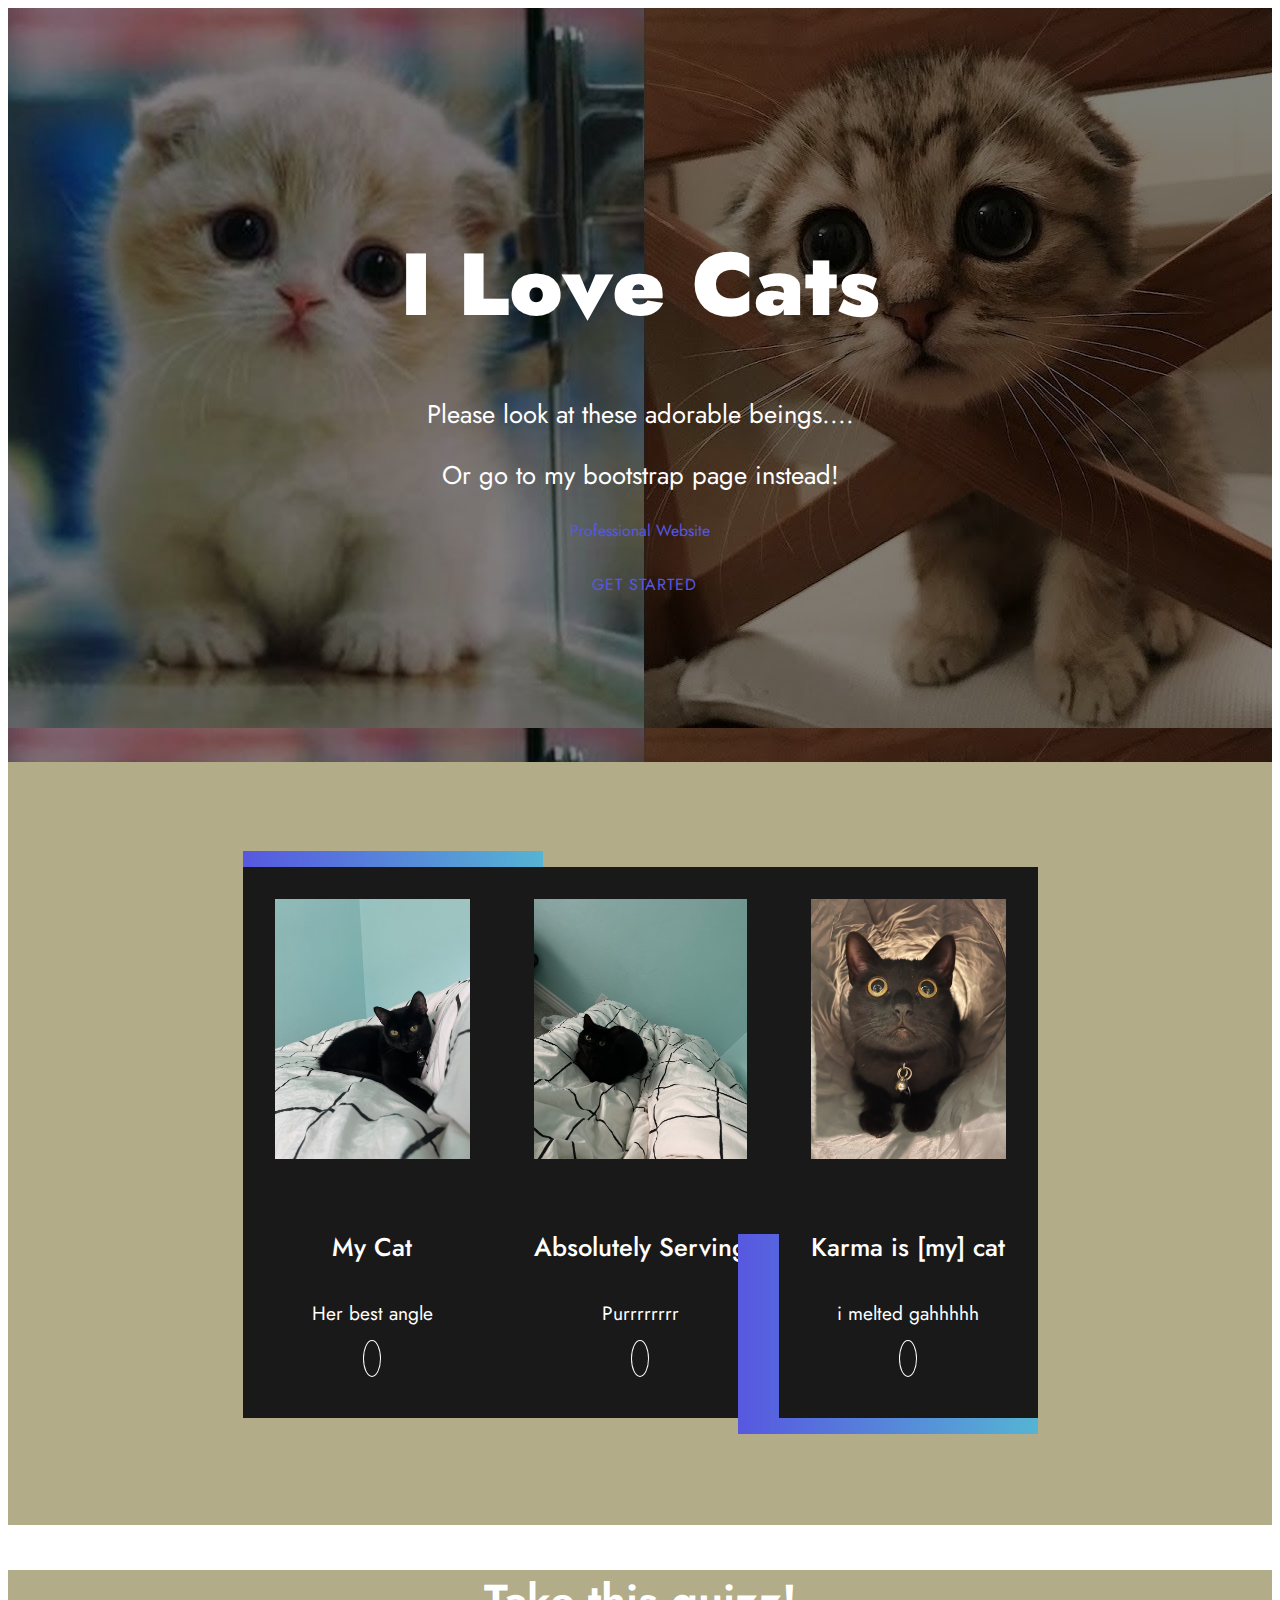
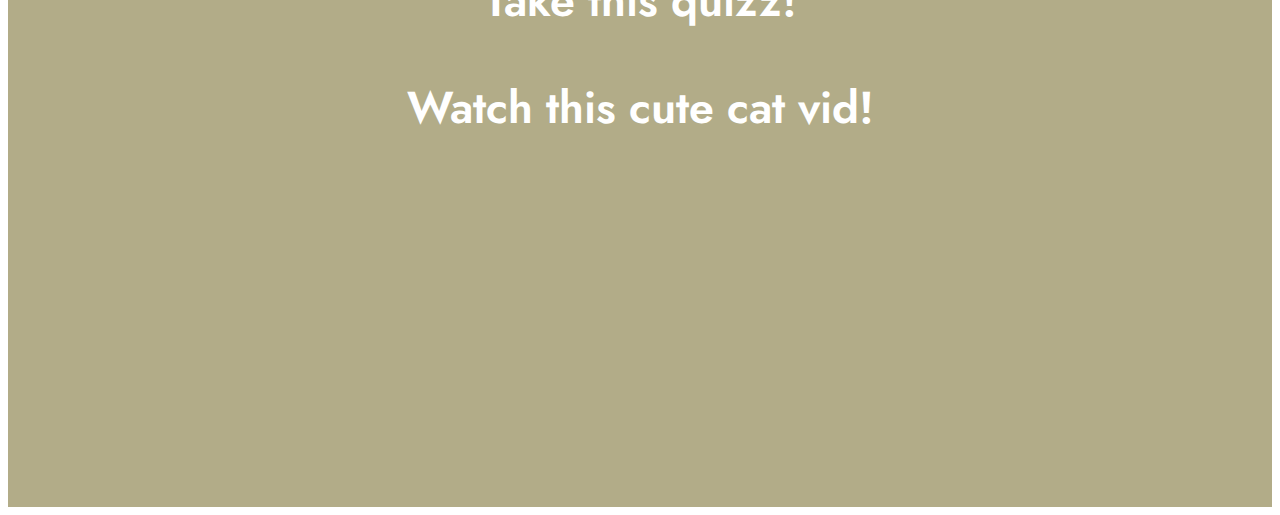
<file: index.html>
<!DOCTYPE html>
<html  >
<head>
  <meta charset="UTF-8">
  <meta http-equiv="X-UA-Compatible" content="IE=edge">
  <meta name="viewport" content="width=device-width, initial-scale=1, minimum-scale=1">
  <meta name="description" content="">
 <title>Roman Wang scrap page</title>

  <link rel="stylesheet" href="assets/theme/css/style.css">
  <link rel="stylesheet" href="style.css" type="text/css">
  
</head>
<body>
<section class="firstsection mbr-parallax-background" >
    <div class="mbr-overlay" style="opacity: 0.5; background-color: rgb(0, 0, 0);"></div>
    
    <div class="container align-center">
        <div class="row justify-content-center">
            <div class="mbr-white col-md-12 col-lg-10">
                
                <h1 class="mbr-section-title mbr-white pb-3 mbr-fonts-style display-1"><strong>I Love Cats</strong><strong><br></strong></h1>
                <p class="mbr-text pb-4 mbr-white mbr-regular mbr-fonts-style display-5">Please look at these adorable beings....<br>
                <p class="mbr-text pb-4 mbr-white mbr-regular mbr-fonts-style display-5">Or go to my bootstrap page instead!</p>
                <a href=home.html>Professional Website</a>
                </p>
                <div class="mbr-section-btn"><a class="btn btn-sm btn-primary display-4" href="#features4-2"><span class="mobi-mbri mobi-mbri-paper-plane mbr-iconfont mbr-iconfont-btn"></span>GET STARTED</a></div>
            </div>
        </div>
    </div>
</section>
<section class="secondsection" id="features4-2">
    <div class="container mbr-white">
        <div class="row justify-content-center">
            <div class="card first col-12 col-md-6 col-lg-4">
                <div class="card-wrapper align-center">
                    <div class="img-wrapper">
                        <img src="images/04.jpeg">
                    </div>
                    <div class="card-box align-center">

                        <h4 class="mbr-section-title pb-2 mbr-semibold mbr-fonts-style display-5">My Cat</h4>
                        <p class="mbr-section-text align-center mbr-regular pb-2 mbr-fonts-style display-7">
                            Her best angle</p>

                        <div class="link-wrapper">
                            <span class="mbr-iconfont mobi-mbri-right mobi-mbri"></span>
                        </div>
                    </div>
                </div>
            </div>
            <div class="card col-12 col-md-6 col-lg-4">
                <div class="card-wrapper align-center">
                    <div class="img-wrapper">
                        <img src="images/020.jpeg">
                    </div>
                    <div class="card-box align-center">

                        <h4 class="mbr-section-title pb-2 mbr-semibold mbr-fonts-style display-5">Absolutely Serving</h4>
                        <p class="mbr-section-text align-center mbr-regular pb-2 mbr-fonts-style display-7">
                            Purrrrrrrr</p>

                        <div class="link-wrapper">
                            <span class="mbr-iconfont mobi-mbri-right mobi-mbri"></span>
                        </div>
                    </div>
                </div>
            </div>
            <div class="card last col-12 col-md-6 col-lg-4">
                <div class="card-wrapper align-center">
                    <div class="img-wrapper">
                        <img src="images/031.jpeg">
                    </div>
                    <div class="card-box align-center">

                        <h4 class="mbr-section-title pb-2 mbr-semibold mbr-fonts-style display-5">Karma is [my] cat</h4>
                        <p class="mbr-section-text align-center mbr-regular pb-2 mbr-fonts-style display-7">
                            i melted gahhhhh</p>

                        <div class="link-wrapper">
                            <span class="mbr-iconfont mobi-mbri-right mobi-mbri"></span>
                        </div>
                    </div>
                </div>
            </div>
        </div>
    </div>
</section>

<section class="video1 fourthsection" id="video1-b">
    <div>
        <div>
            <div>
                <h3 class="mbr-section-title mbr-semibold pb-1 align-center mbr-bold mbr-fonts-style display-2">Take this quizz!</h3>
                <div class='tableauPlaceholder' id='viz1670554700386' style='position: relative'><noscript><a href='#'><img alt='What Cat Is RIght For Me? ' src='https:&#47;&#47;public.tableau.com&#47;static&#47;images&#47;33&#47;339R6KGTQ&#47;1_rss.png' style='border: none' /></a></noscript><object class='tableauViz'  style='display:none;'><param name='host_url' value='https%3A%2F%2Fpublic.tableau.com%2F' /> <param name='embed_code_version' value='3' /> <param name='path' value='shared&#47;339R6KGTQ' /> <param name='toolbar' value='yes' /><param name='static_image' value='https:&#47;&#47;public.tableau.com&#47;static&#47;images&#47;33&#47;339R6KGTQ&#47;1.png' /> <param name='animate_transition' value='yes' /><param name='display_static_image' value='yes' /><param name='display_spinner' value='yes' /><param name='display_overlay' value='yes' /><param name='display_count' value='yes' /><param name='language' value='en-US' /></object></div>                <script type='text/javascript'>                    var divElement = document.getElementById('viz1670554700386');                    var vizElement = divElement.getElementsByTagName('object')[0];                    if ( divElement.offsetWidth > 800 ) { vizElement.style.width='1400px';vizElement.style.height='3027px';} else if ( divElement.offsetWidth > 500 ) { vizElement.style.width='1400px';vizElement.style.height='3027px';} else { vizElement.style.width='100%';vizElement.style.height='2727px';}                     var scriptElement = document.createElement('script');                    scriptElement.src = 'https://public.tableau.com/javascripts/api/viz_v1.js';                    vizElement.parentNode.insertBefore(scriptElement, vizElement);                </script>

                <h3 class="mbr-section-title mbr-semibold pb-1 align-center mbr-bold mbr-fonts-style display-2">Watch this cute cat vid!</h3>
            </div>
            <div class="mbr-white col-md-12 col-12 col-lg-9">
                <iframe width="560" height="315" src="https://www.youtube.com/embed/uHKfrz65KSU" title="YouTube video player" frameborder="0" allow="accelerometer; autoplay; clipboard-write; encrypted-media; gyroscope; picture-in-picture" allowfullscreen></iframe>
            </div>
        </div>
    </div>
</section>

  </body>
</html>
</file>
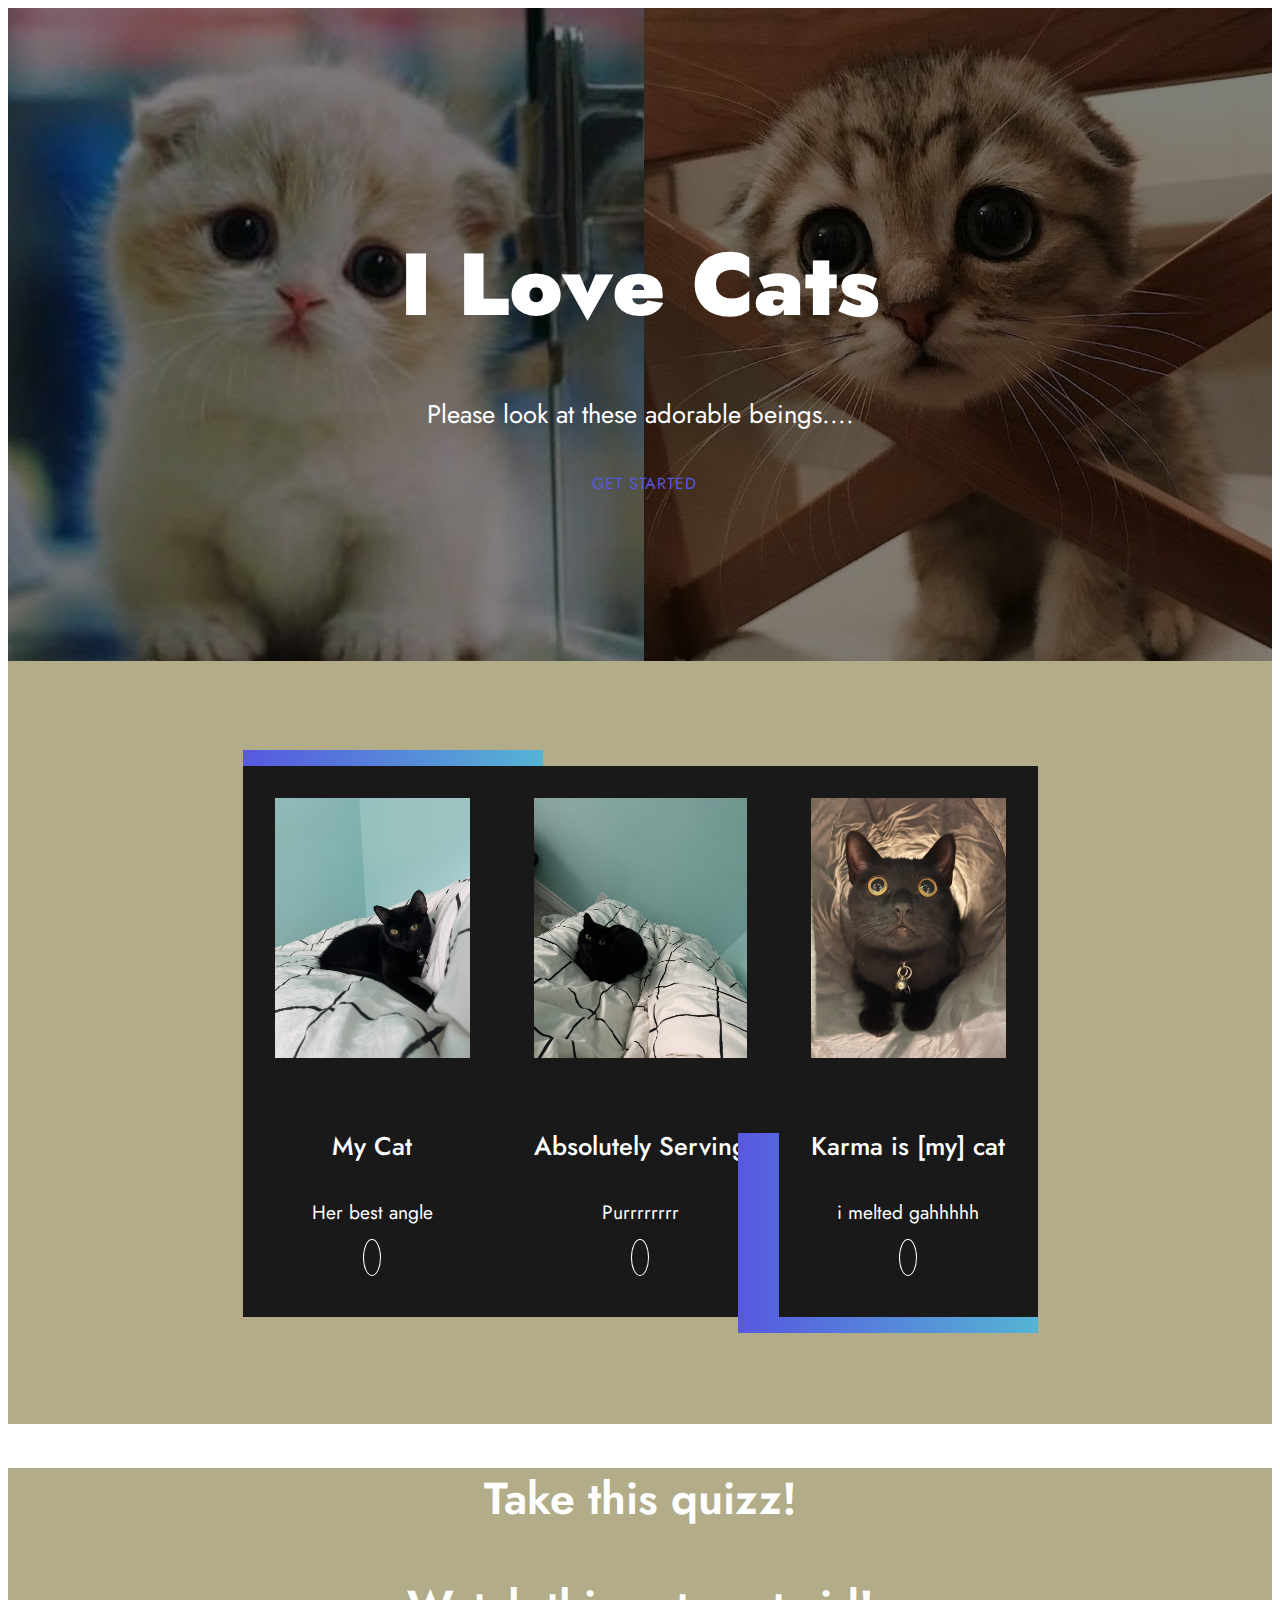
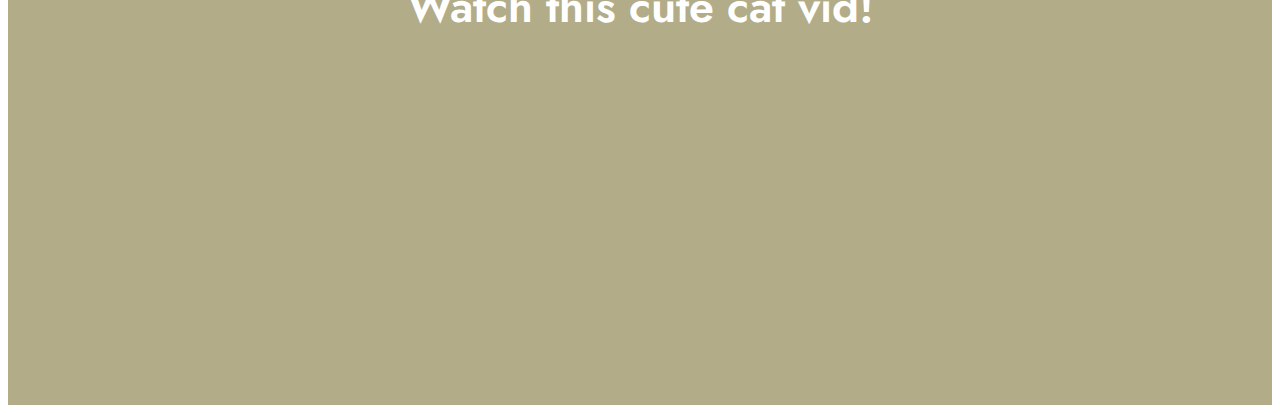
<file: scratch page/index.html>
<!DOCTYPE html>
<html  >
<head>
  <meta charset="UTF-8">
  <meta http-equiv="X-UA-Compatible" content="IE=edge">
  <meta name="viewport" content="width=device-width, initial-scale=1, minimum-scale=1">
  <meta name="description" content="">
 <title>Roman Wang scrap page</title>

  <link rel="stylesheet" href="assets/theme/css/style.css">
  <link rel="stylesheet" href="style.css" type="text/css">
  
</head>
<body>
<section class="firstsection mbr-parallax-background" >
    <div class="mbr-overlay" style="opacity: 0.5; background-color: rgb(0, 0, 0);"></div>
    
    <div class="container align-center">
        <div class="row justify-content-center">
            <div class="mbr-white col-md-12 col-lg-10">
                
                <h1 class="mbr-section-title mbr-white pb-3 mbr-fonts-style display-1"><strong>I Love Cats</strong><strong><br></strong></h1>
                <p class="mbr-text pb-4 mbr-white mbr-regular mbr-fonts-style display-5">Please look at these adorable beings....<br>
                </p>
                <div class="mbr-section-btn"><a class="btn btn-sm btn-primary display-4" href="#features4-2"><span class="mobi-mbri mobi-mbri-paper-plane mbr-iconfont mbr-iconfont-btn"></span>GET STARTED</a></div>
            </div>
        </div>
    </div>
</section>
<section class="secondsection" id="features4-2">
    <div class="container mbr-white">
        <div class="row justify-content-center">
            <div class="card first col-12 col-md-6 col-lg-4">
                <div class="card-wrapper align-center">
                    <div class="img-wrapper">
                        <img src="images/04.jpeg">
                    </div>
                    <div class="card-box align-center">

                        <h4 class="mbr-section-title pb-2 mbr-semibold mbr-fonts-style display-5">My Cat</h4>
                        <p class="mbr-section-text align-center mbr-regular pb-2 mbr-fonts-style display-7">
                            Her best angle</p>

                        <div class="link-wrapper">
                            <span class="mbr-iconfont mobi-mbri-right mobi-mbri"></span>
                        </div>
                    </div>
                </div>
            </div>
            <div class="card col-12 col-md-6 col-lg-4">
                <div class="card-wrapper align-center">
                    <div class="img-wrapper">
                        <img src="images/020.jpeg">
                    </div>
                    <div class="card-box align-center">

                        <h4 class="mbr-section-title pb-2 mbr-semibold mbr-fonts-style display-5">Absolutely Serving</h4>
                        <p class="mbr-section-text align-center mbr-regular pb-2 mbr-fonts-style display-7">
                            Purrrrrrrr</p>

                        <div class="link-wrapper">
                            <span class="mbr-iconfont mobi-mbri-right mobi-mbri"></span>
                        </div>
                    </div>
                </div>
            </div>
            <div class="card last col-12 col-md-6 col-lg-4">
                <div class="card-wrapper align-center">
                    <div class="img-wrapper">
                        <img src="images/031.jpeg">
                    </div>
                    <div class="card-box align-center">

                        <h4 class="mbr-section-title pb-2 mbr-semibold mbr-fonts-style display-5">Karma is [my] cat</h4>
                        <p class="mbr-section-text align-center mbr-regular pb-2 mbr-fonts-style display-7">
                            i melted gahhhhh</p>

                        <div class="link-wrapper">
                            <span class="mbr-iconfont mobi-mbri-right mobi-mbri"></span>
                        </div>
                    </div>
                </div>
            </div>
        </div>
    </div>
</section>

<section class="video1 fourthsection" id="video1-b">
    <div>
        <div>
            <div>
                <h3 class="mbr-section-title mbr-semibold pb-1 align-center mbr-bold mbr-fonts-style display-2">Take this quizz!</h3>
                <div class='tableauPlaceholder' id='viz1670554700386' style='position: relative'><noscript><a href='#'><img alt='What Cat Is RIght For Me? ' src='https:&#47;&#47;public.tableau.com&#47;static&#47;images&#47;33&#47;339R6KGTQ&#47;1_rss.png' style='border: none' /></a></noscript><object class='tableauViz'  style='display:none;'><param name='host_url' value='https%3A%2F%2Fpublic.tableau.com%2F' /> <param name='embed_code_version' value='3' /> <param name='path' value='shared&#47;339R6KGTQ' /> <param name='toolbar' value='yes' /><param name='static_image' value='https:&#47;&#47;public.tableau.com&#47;static&#47;images&#47;33&#47;339R6KGTQ&#47;1.png' /> <param name='animate_transition' value='yes' /><param name='display_static_image' value='yes' /><param name='display_spinner' value='yes' /><param name='display_overlay' value='yes' /><param name='display_count' value='yes' /><param name='language' value='en-US' /></object></div>                <script type='text/javascript'>                    var divElement = document.getElementById('viz1670554700386');                    var vizElement = divElement.getElementsByTagName('object')[0];                    if ( divElement.offsetWidth > 800 ) { vizElement.style.width='1400px';vizElement.style.height='3027px';} else if ( divElement.offsetWidth > 500 ) { vizElement.style.width='1400px';vizElement.style.height='3027px';} else { vizElement.style.width='100%';vizElement.style.height='2727px';}                     var scriptElement = document.createElement('script');                    scriptElement.src = 'https://public.tableau.com/javascripts/api/viz_v1.js';                    vizElement.parentNode.insertBefore(scriptElement, vizElement);                </script>

                <h3 class="mbr-section-title mbr-semibold pb-1 align-center mbr-bold mbr-fonts-style display-2">Watch this cute cat vid!</h3>
            </div>
            <div class="mbr-white col-md-12 col-12 col-lg-9">
                <iframe width="560" height="315" src="https://www.youtube.com/embed/uHKfrz65KSU" title="YouTube video player" frameborder="0" allow="accelerometer; autoplay; clipboard-write; encrypted-media; gyroscope; picture-in-picture" allowfullscreen></iframe>
            </div>
        </div>
    </div>
</section>

  </body>
</html>
</file>
<file: assets/theme/css/style.css>
section {
  background-color: #eeeeee; }
  .container {
    max-width: 1200px;
}


@media (min-width: 767px) {
  .container {
    padding: 0 2rem;
  }
}


section,
.container,
.container-fluid {
  position: relative;
  word-wrap: break-word; }

a.mbr-iconfont:hover {
  text-decoration: none; }

.article .lead p,
.article .lead ul,
.article .lead ol,
.article .lead pre,
.article .lead blockquote {
  margin-bottom: 0; }

a {
  font-style: normal;
  font-weight: 400;
  cursor: pointer; }
  a, a:hover {
    text-decoration: none; }

figure {
  margin-bottom: 0; }

body {
  color: #000000; }

h1,
h2,
h3,
h4,
h5,
h6,
.h1,
.h2,
.h3,
.h4,
.h5,
.h6,
.display-1,
.display-2,
.display-3,
.display-4 {
  line-height: 1;
  word-break: break-word;
  font-weight: inherit;
  word-wrap: break-word; }

b,
strong {
  font-weight: 900; }

blockquote {
  padding: 10px 0 10px 20px;
  position: relative;
  border-left: 2px solid;
  border-color: #ff3366; }

input:-webkit-autofill, input:-webkit-autofill:hover, input:-webkit-autofill:focus, input:-webkit-autofill:active {
  transition-delay: 9999s;
  transition-property: background-color, color; }

textarea[type="hidden"] {
  display: none; }

body {
  position: relative; }

section {
  background-position: 50% 50%;
  background-repeat: no-repeat;
  background-size: cover; }
  section .mbr-background-video,
  section .mbr-background-video-preview {
    position: absolute;
    bottom: 0;
    left: 0;
    right: 0;
    top: 0; }

.hidden {
  visibility: hidden; }

.mbr-z-index20 {
  z-index: 20; }

/*! Base colors */
.mbr-white {
  color: #ffffff; }

.mbr-black {
  color: #111111; }

.mbr-bg-white {
  background-color: #ffffff; }

.mbr-bg-black {
  background-color: #000000; }

/*! Text-aligns */
.align-left {
  text-align: left; }

.align-center {
  text-align: center; }

.align-right {
  text-align: right; }

@media (max-width: 767px) {
  .align-left,
  .align-center,
  .align-right,
  .mbr-section-btn,
  .mbr-section-title {
    text-align: center; } }
/*! Font-weight  */
.mbr-light {
  font-weight: 300; }

.mbr-regular {
  font-weight: 400; }

.mbr-semibold {
  font-weight: 500; }

.mbr-bold {
  font-weight: 600; }

/*! Media  */
.media-size-item {
  -webkit-flex: 1 1 auto;
  -moz-flex: 1 1 auto;
  -ms-flex: 1 1 auto;
  -o-flex: 1 1 auto;
  flex: 1 1 auto; }

.media-content {
  -webkit-flex-basis: 100%;
  flex-basis: 100%; }

.media-container-row {
  display: -ms-flexbox;
  display: -webkit-flex;
  display: flex;
  -webkit-flex-direction: row;
  -ms-flex-direction: row;
  flex-direction: row;
  -webkit-flex-wrap: wrap;
  -ms-flex-wrap: wrap;
  flex-wrap: wrap;
  -webkit-justify-content: center;
  -ms-flex-pack: center;
  justify-content: center;
  -webkit-align-content: center;
  -ms-flex-line-pack: center;
  align-content: center;
  -webkit-align-items: start;
  -ms-flex-align: start;
  align-items: start; }
  .media-container-row .media-size-item {
    width: 400px; }

.media-container-column {
  display: -ms-flexbox;
  display: -webkit-flex;
  display: flex;
  -webkit-flex-direction: column;
  -ms-flex-direction: column;
  flex-direction: column;
  -webkit-flex-wrap: wrap;
  -ms-flex-wrap: wrap;
  flex-wrap: wrap;
  -webkit-justify-content: center;
  -ms-flex-pack: center;
  justify-content: center;
  -webkit-align-content: center;
  -ms-flex-line-pack: center;
  align-content: center;
  -webkit-align-items: stretch;
  -ms-flex-align: stretch;
  align-items: stretch; }
  .media-container-column > * {
    width: 100%; }

@media (min-width: 992px) {
  .media-container-row {
    -webkit-flex-wrap: nowrap;
    -ms-flex-wrap: nowrap;
    flex-wrap: nowrap; } }
figure {
  overflow: hidden; }

figure[mbr-media-size] {
  transition: width 0.1s; }

.mbr-figure img,
.mbr-figure iframe {
  display: block;
  width: 100%; }

.card {
  background-color: transparent;
  border: none; }

.card-box {
  width: 100%; }

.card-img {
  text-align: center;
  flex-shrink: 0;
  -webkit-flex-shrink: 0; }

.media {
  max-width: 100%;
  margin: 0 auto; }

.mbr-figure {
  -ms-flex-item-align: center;
  -ms-grid-row-align: center;
  -webkit-align-self: center;
  align-self: center; }

.media-container > div {
  max-width: 100%; }

.mbr-figure img,
.card-img img {
  width: 100%; }

@media (max-width: 991px) {
  .media-size-item {
    width: auto !important; }
.md-pb {
  padding-bottom: 2rem;
}

  .media {
    width: auto; }

  .mbr-figure {
    width: 100% !important; } }
/*! Buttons */
.mbr-section-btn {
  margin-left: -.25rem;
  margin-right: -.25rem;
  font-size: 0; }

.btn:focus {
      box-shadow: none!important;
    }

nav .mbr-section-btn {
  margin-left: 0rem;
  margin-right: 0rem; }

/*! Btn icon margin */
.btn .mbr-iconfont,
.btn.btn-sm .mbr-iconfont {
  cursor: pointer;
  margin-right: 0.5rem; }

.btn.btn-md .mbr-iconfont,
.btn.btn-md .mbr-iconfont {
  margin-right: 0.8rem; }


[type="submit"] {
  -webkit-appearance: none; }

/*! Full-screen */
.mbr-fullscreen .mbr-overlay {
  min-height: 100vh; }

.mbr-fullscreen {
  display: flex;
  display: -webkit-flex;
  display: -moz-flex;
  display: -ms-flex;
  display: -o-flex;
  align-items: center;
  -webkit-align-items: center;
  min-height: 100vh;
  padding-top: 3rem;
  padding-bottom: 3rem; }

/*! Map */
.map {
  height: 25rem;
  position: relative; }
  .map iframe {
    width: 100%;
    height: 100%; }

/* Form */
.form-asterisk {
  font-family: initial;
  position: absolute;
  top: -2px;
  font-weight: normal; }

/*! Scroll to top arrow */
.mbr-arrow-up {
  bottom: 25px;
  right: 90px;
  position: fixed;
  text-align: right;
  z-index: 5000;
  color: #ffffff;
  font-size: 32px;
  transform: rotate(180deg);
  -webkit-transform: rotate(180deg); }

.mbr-arrow-up a {
  background: rgba(0, 0, 0, 0.2);
  border-radius: 3px;
  color: #fff;
  display: inline-block;
  height: 60px;
  width: 60px;
  outline-style: none !important;
  position: relative;
  text-decoration: none;
  transition: all .3s ease-in-out;
  cursor: pointer;
  text-align: center; }
  .mbr-arrow-up a:hover {
    background-color: rgba(0, 0, 0, 0.4); }
  .mbr-arrow-up a i {
    line-height: 60px; }

.mbr-arrow-up-icon {
  display: block;
  color: #fff; }

.mbr-arrow-up-icon::before {
  content: "\203a";
  display: inline-block;
  font-family: serif;
  font-size: 32px;
  line-height: 1;
  font-style: normal;
  position: relative;
  top: 6px;
  left: -4px;
  -webkit-transform: rotate(-90deg);
  transform: rotate(-90deg); }

/*! Arrow Down */
.mbr-arrow {
  position: absolute;
  bottom: 45px;
  left: 50%;
  width: 60px;
  height: 60px;
  cursor: pointer;
  background-color: rgba(80, 80, 80, 0.5);
  border-radius: 50%;
  -webkit-transform: translateX(-50%);
  transform: translateX(-50%); }
  .mbr-arrow > a {
    display: inline-block;
    text-decoration: none;
    outline-style: none;
    -webkit-animation: arrowdown 1.7s ease-in-out infinite;
    animation: arrowdown 1.7s ease-in-out infinite; }
    .mbr-arrow > a > i {
      position: absolute;
      top: -2px;
      left: 15px;
      font-size: 2rem; }

@keyframes arrowdown {
  0% {
    transform: translateY(0px);
    -webkit-transform: translateY(0px); }
  50% {
    transform: translateY(-5px);
    -webkit-transform: translateY(-5px); }
  100% {
    transform: translateY(0px);
    -webkit-transform: translateY(0px); } }
@-webkit-keyframes arrowdown {
  0% {
    transform: translateY(0px);
    -webkit-transform: translateY(0px); }
  50% {
    transform: translateY(-5px);
    -webkit-transform: translateY(-5px); }
  100% {
    transform: translateY(0px);
    -webkit-transform: translateY(0px); } }
@media (max-width: 500px) {
  .mbr-arrow-up {
    left: 50%;
    right: auto;
    transform: translateX(-50%) rotate(180deg);
    -webkit-transform: translateX(-50%) rotate(180deg); } }
/*Gradients animation*/
@keyframes gradient-animation {
  from {
    background-position: 0% 100%;
    animation-timing-function: ease-in-out; }
  to {
    background-position: 100% 0%;
    animation-timing-function: ease-in-out; } }
@-webkit-keyframes gradient-animation {
  from {
    background-position: 0% 100%;
    animation-timing-function: ease-in-out; }
  to {
    background-position: 100% 0%;
    animation-timing-function: ease-in-out; } }
.bg-gradient {
  background-size: 200% 200%;
  animation: gradient-animation 5s infinite alternate;
  -webkit-animation: gradient-animation 5s infinite alternate; }

.menu .navbar-brand {
  display: -webkit-flex; }
  .menu .navbar-brand span {
    display: flex;
    display: -webkit-flex; }
  .menu .navbar-brand .navbar-caption-wrap {
    display: -webkit-flex; }
  .menu .navbar-brand .navbar-logo img {
    display: -webkit-flex; }
@media (min-width: 768px) and (max-width: 991px) {
  .menu .navbar-toggleable-sm .navbar-nav {
    display: -webkit-box;
    display: -webkit-flex;
    display: -ms-flexbox; } }
@media (max-width: 991px) {
  .menu .navbar-collapse {
    max-height: 93.5vh; }
    .menu .navbar-collapse.show {
      overflow: auto; } }
@media (min-width: 992px) {
  .menu .navbar-nav.nav-dropdown {
    display: -webkit-flex; }
  .menu .navbar-toggleable-sm .navbar-collapse {
    display: -webkit-flex !important; }
  .menu .collapsed .navbar-collapse {
    max-height: 93.5vh; }
    .menu .collapsed .navbar-collapse.show {
      overflow: auto; } }
@media (max-width: 767px) {
  .menu .navbar-collapse {
    max-height: 80vh; } }

.navbar {
  display: -webkit-flex;
  -webkit-flex-wrap: wrap;
  -webkit-align-items: center;
  -webkit-justify-content: space-between; }

.navbar-collapse {
  -webkit-flex-basis: 100%;
  -webkit-flex-grow: 1;
  -webkit-align-items: center; }

.nav-dropdown .link {
  padding: .667em 1.667em !important;
  margin: 0 !important; }

.nav {
  display: -webkit-flex;
  -webkit-flex-wrap: wrap; }

.row {
  display: -webkit-flex;
  -webkit-flex-wrap: wrap; }

.justify-content-center {
  -webkit-justify-content: center; }

.form-inline {
  display: -webkit-flex;
  -webkit-flex-flow: row wrap;
  -webkit-align-items: center; }

.card-wrapper {
  -webkit-flex: 1; }

.carousel-control {
  z-index: 10;
  display: -webkit-flex;
  -webkit-align-items: center;
  -webkit-justify-content: center; }

.carousel-controls {
  display: -webkit-flex; }

.media {
  display: -webkit-flex; }

.form-group:focus {
  outline: none; }

.jq-selectbox__select {
  padding: 1.07em .5em;
  position: absolute;
  top: 0;
  left: 0;
  width: 100%; }

.jq-selectbox__dropdown {
  position: absolute;
  top: 100% !important;
  left: 0 !important;
  width: 100% !important; }

.jq-selectbox__trigger-arrow {
  transform: translateY(-50%); }

.jq-selectbox li {
  padding: 1.07em .5em; }

input[type="range"] {
  padding-left: 0 !important;
  padding-right: 0 !important; }

.modal-dialog,
.modal-content {
  height: 100%; }

.modal-dialog .carousel-inner {
  height: calc(100vh - 1.75rem); }
  @media (max-width: 575px) {
    .modal-dialog .carousel-inner {
      height: calc(100vh - 1rem); } }

.carousel-item {
  text-align: center; }

.carousel-item img {
  margin: auto; }

.navbar-toggler {
  -webkit-align-self: flex-start;
  -ms-flex-item-align: start;
  align-self: flex-start;
  padding: 0.25rem 0.75rem;
  font-size: 1.25rem;
  line-height: 1;
  background: transparent;
  border: 1px solid transparent;
  -webkit-border-radius: 0.25rem;
  border-radius: 0.25rem; }

.navbar-toggler:focus,
.navbar-toggler:hover {
  text-decoration: none; }

.navbar-toggler-icon {
  display: inline-block;
  width: 1.5em;
  height: 1.5em;
  vertical-align: middle;
  content: "";
  background: no-repeat center center;
  -webkit-background-size: 100% 100%;
  -o-background-size: 100% 100%;
  background-size: 100% 100%; }

.navbar-toggler-left {
  position: absolute;
  left: 1rem; }

.navbar-toggler-right {
  position: absolute;
  right: 1rem; }

@media (max-width: 575px) {
  .navbar-toggleable .navbar-nav .dropdown-menu {
    position: static;
    float: none; }

  .navbar-toggleable > .container {
    padding-right: 0;
    padding-left: 0; } }
@media (min-width: 576px) {
  .navbar-toggleable {
    -webkit-box-orient: horizontal;
    -webkit-box-direction: normal;
    -webkit-flex-direction: row;
    -ms-flex-direction: row;
    flex-direction: row;
    -webkit-flex-wrap: nowrap;
    -ms-flex-wrap: nowrap;
    flex-wrap: nowrap;
    -webkit-box-align: center;
    -webkit-align-items: center;
    -ms-flex-align: center;
    align-items: center; }

  .navbar-toggleable .navbar-nav {
    -webkit-box-orient: horizontal;
    -webkit-box-direction: normal;
    -webkit-flex-direction: row;
    -ms-flex-direction: row;
    flex-direction: row; }

  .navbar-toggleable .navbar-nav .nav-link {
    padding-right: .5rem;
    padding-left: .5rem; }

  .navbar-toggleable > .container {
    display: -webkit-box;
    display: -webkit-flex;
    display: -ms-flexbox;
    display: flex;
    -webkit-flex-wrap: nowrap;
    -ms-flex-wrap: nowrap;
    flex-wrap: nowrap;
    -webkit-box-align: center;
    -webkit-align-items: center;
    -ms-flex-align: center;
    align-items: center; }

  .navbar-toggleable .navbar-collapse {
    display: -webkit-box !important;
    display: -webkit-flex !important;
    display: -ms-flexbox !important;
    display: flex !important;
    width: 100%; }

  .navbar-toggleable .navbar-toggler {
    display: none; } }
@media (max-width: 767px) {
  .navbar-toggleable-sm .navbar-nav .dropdown-menu {
    position: static;
    float: none; }

  .navbar-toggleable-sm > .container {
    padding-right: 0;
    padding-left: 0; } }
@media (min-width: 768px) {
  .navbar-toggleable-sm {
    -webkit-box-orient: horizontal;
    -webkit-box-direction: normal;
    -webkit-flex-direction: row;
    -ms-flex-direction: row;
    flex-direction: row;
    -webkit-flex-wrap: nowrap;
    -ms-flex-wrap: nowrap;
    flex-wrap: nowrap;
    -webkit-box-align: center;
    -webkit-align-items: center;
    -ms-flex-align: center;
    align-items: center; }

  .navbar-toggleable-sm .navbar-nav {
    -webkit-box-orient: horizontal;
    -webkit-box-direction: normal;
    -webkit-flex-direction: row;
    -ms-flex-direction: row;
    flex-direction: row; }

  .navbar-toggleable-sm .navbar-nav .nav-link {
    padding-right: .5rem;
    padding-left: .5rem; }

  .navbar-toggleable-sm > .container {
    display: -webkit-box;
    display: -webkit-flex;
    display: -ms-flexbox;
    display: flex;
    -webkit-flex-wrap: nowrap;
    -ms-flex-wrap: nowrap;
    flex-wrap: nowrap;
    -webkit-box-align: center;
    -webkit-align-items: center;
    -ms-flex-align: center;
    align-items: center; }

  .navbar-toggleable-sm .navbar-collapse {
    display: none;
    width: 100%; }

  .navbar-toggleable-sm .navbar-toggler {
    display: none; } }
@media (max-width: 991px) {
  .navbar-toggleable-md .navbar-nav .dropdown-menu {
    position: static;
    float: none; }

  .navbar-toggleable-md > .container {
    padding-right: 0;
    padding-left: 0; } }
@media (min-width: 992px) {
  .navbar-toggleable-md {
    -webkit-box-orient: horizontal;
    -webkit-box-direction: normal;
    -webkit-flex-direction: row;
    -ms-flex-direction: row;
    flex-direction: row;
    -webkit-flex-wrap: nowrap;
    -ms-flex-wrap: nowrap;
    flex-wrap: nowrap;
    -webkit-box-align: center;
    -webkit-align-items: center;
    -ms-flex-align: center;
    align-items: center; }

  .navbar-toggleable-md .navbar-nav {
    -webkit-box-orient: horizontal;
    -webkit-box-direction: normal;
    -webkit-flex-direction: row;
    -ms-flex-direction: row;
    flex-direction: row; }

  .navbar-toggleable-md .navbar-nav .nav-link {
    padding-right: .5rem;
    padding-left: .5rem; }

  .navbar-toggleable-md > .container {
    display: -webkit-box;
    display: -webkit-flex;
    display: -ms-flexbox;
    display: flex;
    -webkit-flex-wrap: nowrap;
    -ms-flex-wrap: nowrap;
    flex-wrap: nowrap;
    -webkit-box-align: center;
    -webkit-align-items: center;
    -ms-flex-align: center;
    align-items: center; }

  .navbar-toggleable-md .navbar-collapse {
    display: -webkit-box !important;
    display: -webkit-flex !important;
    display: -ms-flexbox !important;
    display: flex !important;
    width: 100%; }

  .navbar-toggleable-md .navbar-toggler {
    display: none; } }
@media (max-width: 1199px) {
  .navbar-toggleable-lg .navbar-nav .dropdown-menu {
    position: static;
    float: none; }

  .navbar-toggleable-lg > .container {
    padding-right: 0;
    padding-left: 0; } }
@media (min-width: 1200px) {
  .navbar-toggleable-lg {
    -webkit-box-orient: horizontal;
    -webkit-box-direction: normal;
    -webkit-flex-direction: row;
    -ms-flex-direction: row;
    flex-direction: row;
    -webkit-flex-wrap: nowrap;
    -ms-flex-wrap: nowrap;
    flex-wrap: nowrap;
    -webkit-box-align: center;
    -webkit-align-items: center;
    -ms-flex-align: center;
    align-items: center; }

  .navbar-toggleable-lg .navbar-nav {
    -webkit-box-orient: horizontal;
    -webkit-box-direction: normal;
    -webkit-flex-direction: row;
    -ms-flex-direction: row;
    flex-direction: row; }

  .navbar-toggleable-lg .navbar-nav .nav-link {
    padding-right: .5rem;
    padding-left: .5rem; }

  .navbar-toggleable-lg > .container {
    display: -webkit-box;
    display: -webkit-flex;
    display: -ms-flexbox;
    display: flex;
    -webkit-flex-wrap: nowrap;
    -ms-flex-wrap: nowrap;
    flex-wrap: nowrap;
    -webkit-box-align: center;
    -webkit-align-items: center;
    -ms-flex-align: center;
    align-items: center; }

  .navbar-toggleable-lg .navbar-collapse {
    display: -webkit-box !important;
    display: -webkit-flex !important;
    display: -ms-flexbox !important;
    display: flex !important;
    width: 100%; }

  .navbar-toggleable-lg .navbar-toggler {
    display: none; } }
.navbar-toggleable-xl {
  -webkit-box-orient: horizontal;
  -webkit-box-direction: normal;
  -webkit-flex-direction: row;
  -ms-flex-direction: row;
  flex-direction: row;
  -webkit-flex-wrap: nowrap;
  -ms-flex-wrap: nowrap;
  flex-wrap: nowrap;
  -webkit-box-align: center;
  -webkit-align-items: center;
  -ms-flex-align: center;
  align-items: center; }

.navbar-toggleable-xl .navbar-nav .dropdown-menu {
  position: static;
  float: none; }

.navbar-toggleable-xl > .container {
  padding-right: 0;
  padding-left: 0; }

.navbar-toggleable-xl .navbar-nav {
  -webkit-box-orient: horizontal;
  -webkit-box-direction: normal;
  -webkit-flex-direction: row;
  -ms-flex-direction: row;
  flex-direction: row; }

.navbar-toggleable-xl .navbar-nav .nav-link {
  padding-right: .5rem;
  padding-left: .5rem; }

.navbar-toggleable-xl > .container {
  display: -webkit-box;
  display: -webkit-flex;
  display: -ms-flexbox;
  display: flex;
  -webkit-flex-wrap: nowrap;
  -ms-flex-wrap: nowrap;
  flex-wrap: nowrap;
  -webkit-box-align: center;
  -webkit-align-items: center;
  -ms-flex-align: center;
  align-items: center; }

.navbar-toggleable-xl .navbar-collapse {
  display: -webkit-box !important;
  display: -webkit-flex !important;
  display: -ms-flexbox !important;
  display: flex !important;
  width: 100%; }

.navbar-toggleable-xl .navbar-toggler {
  display: none; }

.card-img {
  width: auto; }

.menu .navbar.collapsed:not(.beta-menu) {
  flex-direction: column;
  -webkit-flex-direction: column; }

.carousel-item.active,
.carousel-item-next,
.carousel-item-prev {
  display: -webkit-box;
  display: -webkit-flex;
  display: -ms-flexbox;
  display: flex; }

.note-air-layout .dropup .dropdown-menu,
.note-air-layout .navbar-fixed-bottom .dropdown .dropdown-menu {
  bottom: initial !important; }

html,
body {
  height: auto;
  min-height: 100vh; }

.dropup .dropdown-toggle::after {
  display: none; }

.mbr-section-title {
  font-style: normal;
  line-height: 1.3; }

.mbr-section-subtitle {
  letter-spacing: 0.1rem; 
}

.mbr-text {
  font-style: normal;
  line-height: 1.7; }

body {
  font-style: normal;
  line-height: 1.5;
  font-weight: 300; }

.btn {
  font-weight: 400;
  border-width: 2px;
  font-style: normal;
  margin: .4rem .4rem;
  border-radius: 0!important;
  letter-spacing: 1px;
  white-space: normal;
  -webkit-transition: all .3s ease-in-out;
  -moz-transition: all .3s ease-in-out;
  transition: all .3s ease-in-out;
  display: inline-flex;
  align-items: center;
  justify-content: center;
  word-break: break-word;
  -webkit-align-items: center;
  -webkit-justify-content: center;
  display: -webkit-inline-flex; }

.btn-sm {
  font-weight: 400;
  -webkit-transition: all .3s ease-in-out;
  -moz-transition: all .3s ease-in-out;
  transition: all .3s ease-in-out; }

.btn-md {
  font-weight: 400;
  -webkit-transition: all .3s ease-in-out;
  -moz-transition: all .3s ease-in-out;
  transition: all .3s ease-in-out; }

.btn-lg {
  font-weight: 400;
  -webkit-transition: all .3s ease-in-out;
  -moz-transition: all .3s ease-in-out;
  transition: all .3s ease-in-out; }

.btn-form {
  margin: 0;
  border-radius: 0; }
  .btn-form:hover {
    cursor: pointer; }

#scrollToTop a i:before {
  content: '';
  position: absolute;
  height: 40%;
  top: 25%;
  background: #fff;
  width: 2px;
  left: calc(50% - 1px); }
#scrollToTop a i:after {
  content: '';
  position: absolute;
  display: block;
  border-top: 2px solid #fff;
  border-right: 2px solid #fff;
  width: 40%;
  height: 40%;
  left: 30%;
  bottom: 30%;
  transform: rotate(135deg);
  -webkit-transform: rotate(135deg); }

/* Others*/
.note-check a[data-value=Rubik] {
  font-style: normal; }

.mbr-arrow a {
  color: #ffffff; }

@media (max-width: 767px) {
  .mbr-arrow {
    display: none; } }
.form-control-label {
  position: relative;
  cursor: pointer;
  margin-bottom: .357em;
  padding: 0; }

.alert {
  color: #ffffff;
  border-radius: 0;
  border: 0;
  font-size: .875rem;
  line-height: 1.5;
  margin-bottom: 1.875rem;
  padding: 1.25rem;
  position: relative; }
  .alert.alert-form::after {
    background-color: inherit;
    bottom: -7px;
    content: "";
    display: block;
    height: 14px;
    left: 50%;
    margin-left: -7px;
    position: absolute;
    transform: rotate(45deg);
    width: 14px;
    -webkit-transform: rotate(45deg); }

.form-control {
  background-color: #f5f5f5;
  box-shadow: none;
  color: #565656;
  line-height: 1.43;
  min-height: 3.5em;
  font-size: 1rem!important;
  padding: 1.07em .5em; }
  .form-control, .form-control:focus {
    border: 1px solid #e8e8e8; }
  .form-active .form-control:invalid {
    border-color: red; }

.mbr-overlay {
  background-color: #000;
  bottom: 0;
  left: 0;
  opacity: .5;
  position: absolute;
  right: 0;
  top: 0;
  z-index: 0;
  pointer-events: none; }

blockquote {
  font-style: italic;
  padding: 10px 0 10px 20px;
  font-size: 1.09rem;
  position: relative;
  border-width: 3px; }

ul,
ol,
pre,
blockquote {
  margin-bottom: 2.3125rem; }

pre {
  background: #f4f4f4;
  padding: 10px 24px;
  white-space: pre-wrap; }

.inactive {
  -webkit-user-select: none;
  -moz-user-select: none;
  -ms-user-select: none;
  user-select: none;
  pointer-events: none;
  -webkit-user-drag: none;
  user-drag: none; }

.mbr-section__comments .row {
  justify-content: center;
  -webkit-justify-content: center; }

/*# sourceMappingURL=style.css.map */
.engine {
	position: absolute;
	text-indent: -2400px;
	text-align: center;
	padding: 0;
	top: 0;
	left: -2400px;
}
</file>
<file: style.css>
@import url(https://fonts.googleapis.com/css?family=Jost:100,200,300,400,500,600,700,800,900,100i,200i,300i,400i,500i,600i,700i,800i,900i&amp;display=swap);
body {
  font-family: Jost;
}
.display-1 {
  font-family: 'Jost', sans-serif;
  font-size: 5.5rem;
  line-height: 1.2;
}
.display-1 > .mbr-iconfont {
  font-size: 8.8rem;
}
.display-2 {
  font-family: 'Jost', sans-serif;
  font-size: 2.8rem;
  line-height: 1.4;
}
.display-2 > .mbr-iconfont {
  font-size: 4.48rem;
}
.display-4 {
  font-family: 'Jost', sans-serif;
  font-size: 1rem;
  line-height: 1.3;
}
.display-4 > .mbr-iconfont {
  font-size: 1.6rem;
}
.display-5 {
  font-family: 'Jost', sans-serif;
  font-size: 1.6rem;
  line-height: 1.4;
}
.display-5 > .mbr-iconfont {
  font-size: 2.56rem;
}
.display-7 {
  font-family: 'Jost', sans-serif;
  font-size: 1.2rem;
  line-height: 1.4;
}
.display-7 > .mbr-iconfont {
  font-size: 1.92rem;
}
@media (max-width: 768px) {
  .display-1 {
    font-size: 3.85rem;
    font-size: calc( 2.5749999999999997rem + (5.5 - 2.5749999999999997) * ((100vw - 20rem) / (48 - 20)));
    line-height: calc( 1.1 * (2.5749999999999997rem + (5.5 - 2.5749999999999997) * ((100vw - 20rem) / (48 - 20))));
  }
  .display-2 {
    font-size: 2.24rem;
    font-size: calc( 1.63rem + (2.8 - 1.63) * ((100vw - 20rem) / (48 - 20)));
    line-height: calc( 1.3 * (1.63rem + (2.8 - 1.63) * ((100vw - 20rem) / (48 - 20))));
  }
  .display-4 {
    font-size: 0.9rem !important;
    font-size: calc( 1rem + (1 - 1) * ((100vw - 20rem) / (48 - 20)));
    line-height: calc( 1.4 * (1rem + (1 - 1) * ((100vw - 20rem) / (48 - 20))));
  }
  .display-5 {
    font-size: 1.28rem;
    font-size: calc( 1.21rem + (1.6 - 1.21) * ((100vw - 20rem) / (48 - 20)));
    line-height: calc( 1.4 * (1.21rem + (1.6 - 1.21) * ((100vw - 20rem) / (48 - 20))));
  }
  .display-7 {
    font-size: 0.96rem;
    font-size: calc( 1.07rem + (1.2 - 1.07) * ((100vw - 20rem) / (48 - 20)));
    line-height: calc( 1.4 * (1.07rem + (1.2 - 1.07) * ((100vw - 20rem) / (48 - 20))));
  }
}
section.footer {
    background: #000;
    padding-top: 20px;
}
section.footer p {
    font-size: 16px;
}
/* Buttons */
.btn {
  padding: 1rem 3rem;
  border-radius: 4px;
}
.btn-sm {
  padding: 0.6rem 1.2rem;
  border-radius: 4px;
}
.btn-md {
  padding: 1rem 2.6rem;
  border-radius: 8px;
}
.btn-lg {
  padding: 1.2rem 3.2rem;
  border-radius: 8px;
}
.bg-primary {
  background-color: #5758e0 !important;
}
.text-primary {
  color: #5758e0 !important;
}
.text-secondary {
  color: #55b4d4 !important;
}
.text-success {
  color: #5758e0 !important;
}
.text-info {
  color: #82786e !important;
}
.text-warning {
  color: #5b686b !important;
}
.text-danger {
  color: #465052 !important;
}
.text-white {
  color: #ffffff !important;
}
.text-black {
  color: #000000 !important;
}
a.text-primary:hover,
a.text-primary:focus {
  color: #adaef0 !important;
}
a.text-secondary:hover,
a.text-secondary:focus {
  color: #a6d8e9 !important;
}
a.text-success:hover,
a.text-success:focus {
  color: #adaef0 !important;
}
a.text-info:hover,
a.text-info:focus {
  color: #b2aba4 !important;
}
a.text-warning:hover,
a.text-warning:focus {
  color: #8e9b9e !important;
}
a.text-danger:hover,
a.text-danger:focus {
  color: #758689 !important;
}
a.text-white:hover,
a.text-white:focus {
  color: #ffffff !important;
}
a.text-black:hover,
a.text-black:focus {
  color: #4d4d4d !important;
}

a,
a:hover {
  color: #5758e0;
}

/* Scroll to top button*/
.scrollToTop_wraper {
  display: none;
}
blockquote {
  border-color: #5758e0;
}
body {
  overflow-x: hidden;
}
a {
  transition: color 0.6s;
}
.btn {
  transition: none;
}

.firstsection {
  padding-top: 165px;
  padding-bottom: 150px;
  background: url("images/1.jpg");
}
.firstsection H1 {
  color: #fff;
}
.firstsection .mbr-text,
.firstsection .mbr-section-btn {
  color: #fff;
}
.secondsection {
  padding-top: 105px;
  padding-bottom: 75px;
  background-color: #B2AC88;
}
.secondsection img {
  width: 100%;
  transition: all 0.6s ease-in-out;
  height: 260px;
  object-fit: cover;
}
.secondsection .link-wrapper {
  margin-bottom: 1rem;
}
.secondsection .link-wrapper .mbr-iconfont {
  border: 1px solid #fff;
  border-radius: 50%;
  padding: 8px;
  font-size: 0.8rem;
  color: #fff;
}
.secondsection .img-wrapper .mbr-iconfont {
  font-size: 3rem;
  width: 80px;
  height: 80px;
  display: flex;
  justify-content: center;
  align-items: center;
  margin: auto;
  padding-bottom: 1rem;
  background: linear-gradient(to left, #55b4d4, #5758e0);
  -webkit-background-clip: text;
  -webkit-text-fill-color: transparent;
}
.secondsection .card-wrapper {
  background: #191919;
  padding: 2rem;
}
@media (max-width: 767px) {
  .secondsection .card-wrapper {
    padding: 2rem 1rem;
  }
}
.secondsection .first:hover:before {
  content: none;
}
.secondsection .first:before {
  position: absolute;
  top: -1rem;
  z-index: -1;
  left: 0rem;
  width: 300px;
  height: 200px;
  background: linear-gradient(to left, #55b4d4, #5758e0);
  content: '';
}
.secondsection .last:hover:after {
  content: none;
}
.secondsection .last:after {
  position: absolute;
  bottom: -1rem;
  right: 0rem;
  width: 300px;
  z-index: -1;
  height: 200px;
  background: linear-gradient(to left, #55b4d4, #5758e0);
  content: '';
}
.secondsection .mbr-section-text {
  color: #fff;
}
.secondsection .card {
  z-index: 1;
  min-height: 200px;
  margin-bottom: 2rem;
  position: relative;
  transition: all 0.3s;
}
.secondsection .card .img-wrapper {
  overflow: hidden;
}
.secondsection .card:hover {
  transform: translateY(-10px);
  cursor: pointer;
}
.secondsection .card:hover .mbr-iconfont {
  color: #ffffff !important;
  border-color: #ffffff;
  -webkit-background-clip: transparent;
  -webkit-text-fill-color: unset;
}
.secondsection .card:hover .card-wrapper {
  background: linear-gradient(to left, #55b4d4, #5758e0);
  color: #ffffff !important;
}
.secondsection .card:hover .card-wrapper .mbr-section-text {
  color: #ffffff !important;
}
.thirdsection {
  padding-top: 0px;
  padding-bottom: 90px;
  background-color: #B2AC88;
}
.thirdsection .line {
  width: 55px;
  margin-bottom: 0.5rem;
  height: 5px;
  display: inline-block;
  background: linear-gradient(to left, #55b4d4, #5758e0);
}
.thirdsection .mbr-text,
.thirdsection .mbr-section-btn {
  color: #fff;
}
.thirdsection img {
  width: 100%;
}
@media (min-width: 992px) {
  .thirdsection img {
    width: 96%;
  }
}
 
.fourthsection {
  padding-top:0px;
  padding-bottom: 0px;
  background-color: #B2AC88;
}
.fourthsection .wrapper {
  overflow: hidden;
  position: relative;
}
.fourthsection .mbr-media {
  z-index: 2;
}
.fourthsection .box {
  height: 400px;
  margin: auto;
  display: flex;
  align-items: center;
  justify-content: center;
  cursor: pointer;
}
.fourthsection .box:before {
  background-image: url("images/1.jpg");
  background-size: cover;
  background-position: center;
  position: absolute;
  content: '';
  width: 100%;
  transition: all 0.3s;
  height: 100%;
  left: 0;
}
.fourthsection .box:hover span {
  transform: scale(1.2);
}
.fourthsection .box:hover:before {
  filter: contrast(1.2) brightness(0.8);
}
.fourthsection .icon-wrap {
  margin: auto;
  display: flex;
  justify-content: center;
  align-items: center;
  cursor: pointer;
}
.fourthsection .icon-wrap span {
  padding-left: 4px;
}
.fourthsection .mbr-media span {
  font-size: 6rem;
  cursor: pointer;
  position: relative;
  display: flex;
  transition: all 0.3s;
  justify-content: center;
  align-items: center;
  opacity: 1;
  background: linear-gradient(to left, #55b4d4, #5758e0);
  -webkit-background-clip: text;
  -webkit-text-fill-color: transparent;
}
.fourthsection .mbr-media span.mbri-play:before {
  position: absolute;
  left: 50%;
  -webkit-transform: translateX(-35%);
  -moz-transform: translateX(-35%);
  -ms-transform: translateX(-35%);
  -o-transform: translateX(-35%);
  transform: translateX(-35%);
}
.fourthsection .modalWindow {
  position: fixed;
  z-index: 5000;
  left: 0;
  top: 0;
  background-color: rgba(61, 61, 61, 0.65);
  width: 100%;
  height: 100%;
}
.fourthsection .modalWindow .modalWindow-container {
  display: table-cell;
  vertical-align: middle;
}
.fourthsection .modalWindow .modalWindow-video {
  height: calc(44.9943757vw);
  width: 80vw;
  margin: 0 auto;
}
.fourthsection a.close {
  position: absolute;
  right: 4vw;
  top: 4vh;
  color: #ffffff;
  z-index: 5000000;
  font-size: 37px;
  background: #000;
  padding: 20px;
  border-radius: 50%;
}
.fourthsection a.close:hover {
  color: #ffffff;
}
@media (max-width: 576px) {
  .fourthsection .box {
    height: 250px;
  }
}
.fourthsection .mbr-section-title {
  color: #ffffff;
}
.fourthsection H4 {
  color: #000000;
}
.fourthsection P {
  color: #fff;
}
.cid-s1YPV5pGou {
  padding-top: 90px;
  padding-bottom: 90px;
  background-color: #000000;
}
.cid-s1YPV5pGou img {
  width: 100px;
  height: 100px;
  object-fit: cover;
  border-radius: 50%;
}
@media (min-width: 767px) {
  .cid-s1YPV5pGou .container-fluid {
    padding: 0 2rem;
  }
}
.fifthsection {
  padding-top: 90px;
  padding-bottom: 75px;
  background-color: #B2AC88;
}
.fifthsection img {
  width: 100%;
  transition: all 0.6s ease-in-out;
  height: 260px;
  object-fit: cover;
}
.secondsection img {
    margin-bottom: 30px;
}
.fifthsection .link-wrapper {
  margin-bottom: 1rem;
}
.fifthsection .link-wrapper .mbr-iconfont {
  border: 1px solid #fff;
  border-radius: 50%;
  padding: 8px;
  font-size: 0.8rem;
  color: #fff;
}
.fifthsection .img-wrapper .mbr-iconfont {
  font-size: 3rem;
  width: 80px;
  height: 80px;
  display: flex;
  justify-content: center;
  align-items: center;
  margin: auto;
  padding-bottom: 1rem;
  background: linear-gradient(to left, #55b4d4, #5758e0);
  -webkit-background-clip: text;
  -webkit-text-fill-color: transparent;
}
.fifthsection .card-wrapper {
  background: #191919;
  padding: 2rem;
}
@media (max-width: 767px) {
  .fifthsection .card-wrapper {
    padding: 2rem 1rem;
  }
}
.fifthsection .first:hover:before {
  content: none;
}
.fifthsection .first:before {
  position: absolute;
  top: -1rem;
  z-index: -1;
  left: 0rem;
  width: 300px;
  height: 200px;
  background: linear-gradient(to left, #55b4d4, #5758e0);
  content: '';
}
.fifthsection .last:hover:after {
  content: none;
}
.fifthsection .last:after {
  position: absolute;
  bottom: -1rem;
  right: 0rem;
  width: 300px;
  z-index: -1;
  height: 200px;
  background: linear-gradient(to left, #55b4d4, #5758e0);
  content: '';
}
.fifthsection .mbr-section-text {
  color: #fff;
}
.fifthsection .card {
  z-index: 1;
  min-height: 200px;
  margin-bottom: 2rem;
  position: relative;
  transition: all 0.3s;
}
.fifthsection .card .img-wrapper {
  overflow: hidden;
}
.fifthsection .card:hover {
  transform: translateY(-10px);
  cursor: pointer;
}
.fifthsection .card:hover .mbr-iconfont {
  color: #ffffff !important;
  border-color: #ffffff;
  -webkit-background-clip: transparent;
  -webkit-text-fill-color: unset;
}
.fifthsection .card:hover .card-wrapper {
  background: linear-gradient(to left, #55b4d4, #5758e0);
  color: #ffffff !important;
}
.fifthsection .card:hover .card-wrapper .mbr-section-text {
  color: #ffffff !important;
}
</file>
<file: scratch page/assets/theme/css/style.css>
section {
  background-color: #eeeeee; }
  .container {
    max-width: 1200px;
}


@media (min-width: 767px) {
  .container {
    padding: 0 2rem;
  }
}


section,
.container,
.container-fluid {
  position: relative;
  word-wrap: break-word; }

a.mbr-iconfont:hover {
  text-decoration: none; }

.article .lead p,
.article .lead ul,
.article .lead ol,
.article .lead pre,
.article .lead blockquote {
  margin-bottom: 0; }

a {
  font-style: normal;
  font-weight: 400;
  cursor: pointer; }
  a, a:hover {
    text-decoration: none; }

figure {
  margin-bottom: 0; }

body {
  color: #000000; }

h1,
h2,
h3,
h4,
h5,
h6,
.h1,
.h2,
.h3,
.h4,
.h5,
.h6,
.display-1,
.display-2,
.display-3,
.display-4 {
  line-height: 1;
  word-break: break-word;
  font-weight: inherit;
  word-wrap: break-word; }

b,
strong {
  font-weight: 900; }

blockquote {
  padding: 10px 0 10px 20px;
  position: relative;
  border-left: 2px solid;
  border-color: #ff3366; }

input:-webkit-autofill, input:-webkit-autofill:hover, input:-webkit-autofill:focus, input:-webkit-autofill:active {
  transition-delay: 9999s;
  transition-property: background-color, color; }

textarea[type="hidden"] {
  display: none; }

body {
  position: relative; }

section {
  background-position: 50% 50%;
  background-repeat: no-repeat;
  background-size: cover; }
  section .mbr-background-video,
  section .mbr-background-video-preview {
    position: absolute;
    bottom: 0;
    left: 0;
    right: 0;
    top: 0; }

.hidden {
  visibility: hidden; }

.mbr-z-index20 {
  z-index: 20; }

/*! Base colors */
.mbr-white {
  color: #ffffff; }

.mbr-black {
  color: #111111; }

.mbr-bg-white {
  background-color: #ffffff; }

.mbr-bg-black {
  background-color: #000000; }

/*! Text-aligns */
.align-left {
  text-align: left; }

.align-center {
  text-align: center; }

.align-right {
  text-align: right; }

@media (max-width: 767px) {
  .align-left,
  .align-center,
  .align-right,
  .mbr-section-btn,
  .mbr-section-title {
    text-align: center; } }
/*! Font-weight  */
.mbr-light {
  font-weight: 300; }

.mbr-regular {
  font-weight: 400; }

.mbr-semibold {
  font-weight: 500; }

.mbr-bold {
  font-weight: 600; }

/*! Media  */
.media-size-item {
  -webkit-flex: 1 1 auto;
  -moz-flex: 1 1 auto;
  -ms-flex: 1 1 auto;
  -o-flex: 1 1 auto;
  flex: 1 1 auto; }

.media-content {
  -webkit-flex-basis: 100%;
  flex-basis: 100%; }

.media-container-row {
  display: -ms-flexbox;
  display: -webkit-flex;
  display: flex;
  -webkit-flex-direction: row;
  -ms-flex-direction: row;
  flex-direction: row;
  -webkit-flex-wrap: wrap;
  -ms-flex-wrap: wrap;
  flex-wrap: wrap;
  -webkit-justify-content: center;
  -ms-flex-pack: center;
  justify-content: center;
  -webkit-align-content: center;
  -ms-flex-line-pack: center;
  align-content: center;
  -webkit-align-items: start;
  -ms-flex-align: start;
  align-items: start; }
  .media-container-row .media-size-item {
    width: 400px; }

.media-container-column {
  display: -ms-flexbox;
  display: -webkit-flex;
  display: flex;
  -webkit-flex-direction: column;
  -ms-flex-direction: column;
  flex-direction: column;
  -webkit-flex-wrap: wrap;
  -ms-flex-wrap: wrap;
  flex-wrap: wrap;
  -webkit-justify-content: center;
  -ms-flex-pack: center;
  justify-content: center;
  -webkit-align-content: center;
  -ms-flex-line-pack: center;
  align-content: center;
  -webkit-align-items: stretch;
  -ms-flex-align: stretch;
  align-items: stretch; }
  .media-container-column > * {
    width: 100%; }

@media (min-width: 992px) {
  .media-container-row {
    -webkit-flex-wrap: nowrap;
    -ms-flex-wrap: nowrap;
    flex-wrap: nowrap; } }
figure {
  overflow: hidden; }

figure[mbr-media-size] {
  transition: width 0.1s; }

.mbr-figure img,
.mbr-figure iframe {
  display: block;
  width: 100%; }

.card {
  background-color: transparent;
  border: none; }

.card-box {
  width: 100%; }

.card-img {
  text-align: center;
  flex-shrink: 0;
  -webkit-flex-shrink: 0; }

.media {
  max-width: 100%;
  margin: 0 auto; }

.mbr-figure {
  -ms-flex-item-align: center;
  -ms-grid-row-align: center;
  -webkit-align-self: center;
  align-self: center; }

.media-container > div {
  max-width: 100%; }

.mbr-figure img,
.card-img img {
  width: 100%; }

@media (max-width: 991px) {
  .media-size-item {
    width: auto !important; }
.md-pb {
  padding-bottom: 2rem;
}

  .media {
    width: auto; }

  .mbr-figure {
    width: 100% !important; } }
/*! Buttons */
.mbr-section-btn {
  margin-left: -.25rem;
  margin-right: -.25rem;
  font-size: 0; }

.btn:focus {
      box-shadow: none!important;
    }

nav .mbr-section-btn {
  margin-left: 0rem;
  margin-right: 0rem; }

/*! Btn icon margin */
.btn .mbr-iconfont,
.btn.btn-sm .mbr-iconfont {
  cursor: pointer;
  margin-right: 0.5rem; }

.btn.btn-md .mbr-iconfont,
.btn.btn-md .mbr-iconfont {
  margin-right: 0.8rem; }


[type="submit"] {
  -webkit-appearance: none; }

/*! Full-screen */
.mbr-fullscreen .mbr-overlay {
  min-height: 100vh; }

.mbr-fullscreen {
  display: flex;
  display: -webkit-flex;
  display: -moz-flex;
  display: -ms-flex;
  display: -o-flex;
  align-items: center;
  -webkit-align-items: center;
  min-height: 100vh;
  padding-top: 3rem;
  padding-bottom: 3rem; }

/*! Map */
.map {
  height: 25rem;
  position: relative; }
  .map iframe {
    width: 100%;
    height: 100%; }

/* Form */
.form-asterisk {
  font-family: initial;
  position: absolute;
  top: -2px;
  font-weight: normal; }

/*! Scroll to top arrow */
.mbr-arrow-up {
  bottom: 25px;
  right: 90px;
  position: fixed;
  text-align: right;
  z-index: 5000;
  color: #ffffff;
  font-size: 32px;
  transform: rotate(180deg);
  -webkit-transform: rotate(180deg); }

.mbr-arrow-up a {
  background: rgba(0, 0, 0, 0.2);
  border-radius: 3px;
  color: #fff;
  display: inline-block;
  height: 60px;
  width: 60px;
  outline-style: none !important;
  position: relative;
  text-decoration: none;
  transition: all .3s ease-in-out;
  cursor: pointer;
  text-align: center; }
  .mbr-arrow-up a:hover {
    background-color: rgba(0, 0, 0, 0.4); }
  .mbr-arrow-up a i {
    line-height: 60px; }

.mbr-arrow-up-icon {
  display: block;
  color: #fff; }

.mbr-arrow-up-icon::before {
  content: "\203a";
  display: inline-block;
  font-family: serif;
  font-size: 32px;
  line-height: 1;
  font-style: normal;
  position: relative;
  top: 6px;
  left: -4px;
  -webkit-transform: rotate(-90deg);
  transform: rotate(-90deg); }

/*! Arrow Down */
.mbr-arrow {
  position: absolute;
  bottom: 45px;
  left: 50%;
  width: 60px;
  height: 60px;
  cursor: pointer;
  background-color: rgba(80, 80, 80, 0.5);
  border-radius: 50%;
  -webkit-transform: translateX(-50%);
  transform: translateX(-50%); }
  .mbr-arrow > a {
    display: inline-block;
    text-decoration: none;
    outline-style: none;
    -webkit-animation: arrowdown 1.7s ease-in-out infinite;
    animation: arrowdown 1.7s ease-in-out infinite; }
    .mbr-arrow > a > i {
      position: absolute;
      top: -2px;
      left: 15px;
      font-size: 2rem; }

@keyframes arrowdown {
  0% {
    transform: translateY(0px);
    -webkit-transform: translateY(0px); }
  50% {
    transform: translateY(-5px);
    -webkit-transform: translateY(-5px); }
  100% {
    transform: translateY(0px);
    -webkit-transform: translateY(0px); } }
@-webkit-keyframes arrowdown {
  0% {
    transform: translateY(0px);
    -webkit-transform: translateY(0px); }
  50% {
    transform: translateY(-5px);
    -webkit-transform: translateY(-5px); }
  100% {
    transform: translateY(0px);
    -webkit-transform: translateY(0px); } }
@media (max-width: 500px) {
  .mbr-arrow-up {
    left: 50%;
    right: auto;
    transform: translateX(-50%) rotate(180deg);
    -webkit-transform: translateX(-50%) rotate(180deg); } }
/*Gradients animation*/
@keyframes gradient-animation {
  from {
    background-position: 0% 100%;
    animation-timing-function: ease-in-out; }
  to {
    background-position: 100% 0%;
    animation-timing-function: ease-in-out; } }
@-webkit-keyframes gradient-animation {
  from {
    background-position: 0% 100%;
    animation-timing-function: ease-in-out; }
  to {
    background-position: 100% 0%;
    animation-timing-function: ease-in-out; } }
.bg-gradient {
  background-size: 200% 200%;
  animation: gradient-animation 5s infinite alternate;
  -webkit-animation: gradient-animation 5s infinite alternate; }

.menu .navbar-brand {
  display: -webkit-flex; }
  .menu .navbar-brand span {
    display: flex;
    display: -webkit-flex; }
  .menu .navbar-brand .navbar-caption-wrap {
    display: -webkit-flex; }
  .menu .navbar-brand .navbar-logo img {
    display: -webkit-flex; }
@media (min-width: 768px) and (max-width: 991px) {
  .menu .navbar-toggleable-sm .navbar-nav {
    display: -webkit-box;
    display: -webkit-flex;
    display: -ms-flexbox; } }
@media (max-width: 991px) {
  .menu .navbar-collapse {
    max-height: 93.5vh; }
    .menu .navbar-collapse.show {
      overflow: auto; } }
@media (min-width: 992px) {
  .menu .navbar-nav.nav-dropdown {
    display: -webkit-flex; }
  .menu .navbar-toggleable-sm .navbar-collapse {
    display: -webkit-flex !important; }
  .menu .collapsed .navbar-collapse {
    max-height: 93.5vh; }
    .menu .collapsed .navbar-collapse.show {
      overflow: auto; } }
@media (max-width: 767px) {
  .menu .navbar-collapse {
    max-height: 80vh; } }

.navbar {
  display: -webkit-flex;
  -webkit-flex-wrap: wrap;
  -webkit-align-items: center;
  -webkit-justify-content: space-between; }

.navbar-collapse {
  -webkit-flex-basis: 100%;
  -webkit-flex-grow: 1;
  -webkit-align-items: center; }

.nav-dropdown .link {
  padding: .667em 1.667em !important;
  margin: 0 !important; }

.nav {
  display: -webkit-flex;
  -webkit-flex-wrap: wrap; }

.row {
  display: -webkit-flex;
  -webkit-flex-wrap: wrap; }

.justify-content-center {
  -webkit-justify-content: center; }

.form-inline {
  display: -webkit-flex;
  -webkit-flex-flow: row wrap;
  -webkit-align-items: center; }

.card-wrapper {
  -webkit-flex: 1; }

.carousel-control {
  z-index: 10;
  display: -webkit-flex;
  -webkit-align-items: center;
  -webkit-justify-content: center; }

.carousel-controls {
  display: -webkit-flex; }

.media {
  display: -webkit-flex; }

.form-group:focus {
  outline: none; }

.jq-selectbox__select {
  padding: 1.07em .5em;
  position: absolute;
  top: 0;
  left: 0;
  width: 100%; }

.jq-selectbox__dropdown {
  position: absolute;
  top: 100% !important;
  left: 0 !important;
  width: 100% !important; }

.jq-selectbox__trigger-arrow {
  transform: translateY(-50%); }

.jq-selectbox li {
  padding: 1.07em .5em; }

input[type="range"] {
  padding-left: 0 !important;
  padding-right: 0 !important; }

.modal-dialog,
.modal-content {
  height: 100%; }

.modal-dialog .carousel-inner {
  height: calc(100vh - 1.75rem); }
  @media (max-width: 575px) {
    .modal-dialog .carousel-inner {
      height: calc(100vh - 1rem); } }

.carousel-item {
  text-align: center; }

.carousel-item img {
  margin: auto; }

.navbar-toggler {
  -webkit-align-self: flex-start;
  -ms-flex-item-align: start;
  align-self: flex-start;
  padding: 0.25rem 0.75rem;
  font-size: 1.25rem;
  line-height: 1;
  background: transparent;
  border: 1px solid transparent;
  -webkit-border-radius: 0.25rem;
  border-radius: 0.25rem; }

.navbar-toggler:focus,
.navbar-toggler:hover {
  text-decoration: none; }

.navbar-toggler-icon {
  display: inline-block;
  width: 1.5em;
  height: 1.5em;
  vertical-align: middle;
  content: "";
  background: no-repeat center center;
  -webkit-background-size: 100% 100%;
  -o-background-size: 100% 100%;
  background-size: 100% 100%; }

.navbar-toggler-left {
  position: absolute;
  left: 1rem; }

.navbar-toggler-right {
  position: absolute;
  right: 1rem; }

@media (max-width: 575px) {
  .navbar-toggleable .navbar-nav .dropdown-menu {
    position: static;
    float: none; }

  .navbar-toggleable > .container {
    padding-right: 0;
    padding-left: 0; } }
@media (min-width: 576px) {
  .navbar-toggleable {
    -webkit-box-orient: horizontal;
    -webkit-box-direction: normal;
    -webkit-flex-direction: row;
    -ms-flex-direction: row;
    flex-direction: row;
    -webkit-flex-wrap: nowrap;
    -ms-flex-wrap: nowrap;
    flex-wrap: nowrap;
    -webkit-box-align: center;
    -webkit-align-items: center;
    -ms-flex-align: center;
    align-items: center; }

  .navbar-toggleable .navbar-nav {
    -webkit-box-orient: horizontal;
    -webkit-box-direction: normal;
    -webkit-flex-direction: row;
    -ms-flex-direction: row;
    flex-direction: row; }

  .navbar-toggleable .navbar-nav .nav-link {
    padding-right: .5rem;
    padding-left: .5rem; }

  .navbar-toggleable > .container {
    display: -webkit-box;
    display: -webkit-flex;
    display: -ms-flexbox;
    display: flex;
    -webkit-flex-wrap: nowrap;
    -ms-flex-wrap: nowrap;
    flex-wrap: nowrap;
    -webkit-box-align: center;
    -webkit-align-items: center;
    -ms-flex-align: center;
    align-items: center; }

  .navbar-toggleable .navbar-collapse {
    display: -webkit-box !important;
    display: -webkit-flex !important;
    display: -ms-flexbox !important;
    display: flex !important;
    width: 100%; }

  .navbar-toggleable .navbar-toggler {
    display: none; } }
@media (max-width: 767px) {
  .navbar-toggleable-sm .navbar-nav .dropdown-menu {
    position: static;
    float: none; }

  .navbar-toggleable-sm > .container {
    padding-right: 0;
    padding-left: 0; } }
@media (min-width: 768px) {
  .navbar-toggleable-sm {
    -webkit-box-orient: horizontal;
    -webkit-box-direction: normal;
    -webkit-flex-direction: row;
    -ms-flex-direction: row;
    flex-direction: row;
    -webkit-flex-wrap: nowrap;
    -ms-flex-wrap: nowrap;
    flex-wrap: nowrap;
    -webkit-box-align: center;
    -webkit-align-items: center;
    -ms-flex-align: center;
    align-items: center; }

  .navbar-toggleable-sm .navbar-nav {
    -webkit-box-orient: horizontal;
    -webkit-box-direction: normal;
    -webkit-flex-direction: row;
    -ms-flex-direction: row;
    flex-direction: row; }

  .navbar-toggleable-sm .navbar-nav .nav-link {
    padding-right: .5rem;
    padding-left: .5rem; }

  .navbar-toggleable-sm > .container {
    display: -webkit-box;
    display: -webkit-flex;
    display: -ms-flexbox;
    display: flex;
    -webkit-flex-wrap: nowrap;
    -ms-flex-wrap: nowrap;
    flex-wrap: nowrap;
    -webkit-box-align: center;
    -webkit-align-items: center;
    -ms-flex-align: center;
    align-items: center; }

  .navbar-toggleable-sm .navbar-collapse {
    display: none;
    width: 100%; }

  .navbar-toggleable-sm .navbar-toggler {
    display: none; } }
@media (max-width: 991px) {
  .navbar-toggleable-md .navbar-nav .dropdown-menu {
    position: static;
    float: none; }

  .navbar-toggleable-md > .container {
    padding-right: 0;
    padding-left: 0; } }
@media (min-width: 992px) {
  .navbar-toggleable-md {
    -webkit-box-orient: horizontal;
    -webkit-box-direction: normal;
    -webkit-flex-direction: row;
    -ms-flex-direction: row;
    flex-direction: row;
    -webkit-flex-wrap: nowrap;
    -ms-flex-wrap: nowrap;
    flex-wrap: nowrap;
    -webkit-box-align: center;
    -webkit-align-items: center;
    -ms-flex-align: center;
    align-items: center; }

  .navbar-toggleable-md .navbar-nav {
    -webkit-box-orient: horizontal;
    -webkit-box-direction: normal;
    -webkit-flex-direction: row;
    -ms-flex-direction: row;
    flex-direction: row; }

  .navbar-toggleable-md .navbar-nav .nav-link {
    padding-right: .5rem;
    padding-left: .5rem; }

  .navbar-toggleable-md > .container {
    display: -webkit-box;
    display: -webkit-flex;
    display: -ms-flexbox;
    display: flex;
    -webkit-flex-wrap: nowrap;
    -ms-flex-wrap: nowrap;
    flex-wrap: nowrap;
    -webkit-box-align: center;
    -webkit-align-items: center;
    -ms-flex-align: center;
    align-items: center; }

  .navbar-toggleable-md .navbar-collapse {
    display: -webkit-box !important;
    display: -webkit-flex !important;
    display: -ms-flexbox !important;
    display: flex !important;
    width: 100%; }

  .navbar-toggleable-md .navbar-toggler {
    display: none; } }
@media (max-width: 1199px) {
  .navbar-toggleable-lg .navbar-nav .dropdown-menu {
    position: static;
    float: none; }

  .navbar-toggleable-lg > .container {
    padding-right: 0;
    padding-left: 0; } }
@media (min-width: 1200px) {
  .navbar-toggleable-lg {
    -webkit-box-orient: horizontal;
    -webkit-box-direction: normal;
    -webkit-flex-direction: row;
    -ms-flex-direction: row;
    flex-direction: row;
    -webkit-flex-wrap: nowrap;
    -ms-flex-wrap: nowrap;
    flex-wrap: nowrap;
    -webkit-box-align: center;
    -webkit-align-items: center;
    -ms-flex-align: center;
    align-items: center; }

  .navbar-toggleable-lg .navbar-nav {
    -webkit-box-orient: horizontal;
    -webkit-box-direction: normal;
    -webkit-flex-direction: row;
    -ms-flex-direction: row;
    flex-direction: row; }

  .navbar-toggleable-lg .navbar-nav .nav-link {
    padding-right: .5rem;
    padding-left: .5rem; }

  .navbar-toggleable-lg > .container {
    display: -webkit-box;
    display: -webkit-flex;
    display: -ms-flexbox;
    display: flex;
    -webkit-flex-wrap: nowrap;
    -ms-flex-wrap: nowrap;
    flex-wrap: nowrap;
    -webkit-box-align: center;
    -webkit-align-items: center;
    -ms-flex-align: center;
    align-items: center; }

  .navbar-toggleable-lg .navbar-collapse {
    display: -webkit-box !important;
    display: -webkit-flex !important;
    display: -ms-flexbox !important;
    display: flex !important;
    width: 100%; }

  .navbar-toggleable-lg .navbar-toggler {
    display: none; } }
.navbar-toggleable-xl {
  -webkit-box-orient: horizontal;
  -webkit-box-direction: normal;
  -webkit-flex-direction: row;
  -ms-flex-direction: row;
  flex-direction: row;
  -webkit-flex-wrap: nowrap;
  -ms-flex-wrap: nowrap;
  flex-wrap: nowrap;
  -webkit-box-align: center;
  -webkit-align-items: center;
  -ms-flex-align: center;
  align-items: center; }

.navbar-toggleable-xl .navbar-nav .dropdown-menu {
  position: static;
  float: none; }

.navbar-toggleable-xl > .container {
  padding-right: 0;
  padding-left: 0; }

.navbar-toggleable-xl .navbar-nav {
  -webkit-box-orient: horizontal;
  -webkit-box-direction: normal;
  -webkit-flex-direction: row;
  -ms-flex-direction: row;
  flex-direction: row; }

.navbar-toggleable-xl .navbar-nav .nav-link {
  padding-right: .5rem;
  padding-left: .5rem; }

.navbar-toggleable-xl > .container {
  display: -webkit-box;
  display: -webkit-flex;
  display: -ms-flexbox;
  display: flex;
  -webkit-flex-wrap: nowrap;
  -ms-flex-wrap: nowrap;
  flex-wrap: nowrap;
  -webkit-box-align: center;
  -webkit-align-items: center;
  -ms-flex-align: center;
  align-items: center; }

.navbar-toggleable-xl .navbar-collapse {
  display: -webkit-box !important;
  display: -webkit-flex !important;
  display: -ms-flexbox !important;
  display: flex !important;
  width: 100%; }

.navbar-toggleable-xl .navbar-toggler {
  display: none; }

.card-img {
  width: auto; }

.menu .navbar.collapsed:not(.beta-menu) {
  flex-direction: column;
  -webkit-flex-direction: column; }

.carousel-item.active,
.carousel-item-next,
.carousel-item-prev {
  display: -webkit-box;
  display: -webkit-flex;
  display: -ms-flexbox;
  display: flex; }

.note-air-layout .dropup .dropdown-menu,
.note-air-layout .navbar-fixed-bottom .dropdown .dropdown-menu {
  bottom: initial !important; }

html,
body {
  height: auto;
  min-height: 100vh; }

.dropup .dropdown-toggle::after {
  display: none; }

.mbr-section-title {
  font-style: normal;
  line-height: 1.3; }

.mbr-section-subtitle {
  letter-spacing: 0.1rem; 
}

.mbr-text {
  font-style: normal;
  line-height: 1.7; }

body {
  font-style: normal;
  line-height: 1.5;
  font-weight: 300; }

.btn {
  font-weight: 400;
  border-width: 2px;
  font-style: normal;
  margin: .4rem .4rem;
  border-radius: 0!important;
  letter-spacing: 1px;
  white-space: normal;
  -webkit-transition: all .3s ease-in-out;
  -moz-transition: all .3s ease-in-out;
  transition: all .3s ease-in-out;
  display: inline-flex;
  align-items: center;
  justify-content: center;
  word-break: break-word;
  -webkit-align-items: center;
  -webkit-justify-content: center;
  display: -webkit-inline-flex; }

.btn-sm {
  font-weight: 400;
  -webkit-transition: all .3s ease-in-out;
  -moz-transition: all .3s ease-in-out;
  transition: all .3s ease-in-out; }

.btn-md {
  font-weight: 400;
  -webkit-transition: all .3s ease-in-out;
  -moz-transition: all .3s ease-in-out;
  transition: all .3s ease-in-out; }

.btn-lg {
  font-weight: 400;
  -webkit-transition: all .3s ease-in-out;
  -moz-transition: all .3s ease-in-out;
  transition: all .3s ease-in-out; }

.btn-form {
  margin: 0;
  border-radius: 0; }
  .btn-form:hover {
    cursor: pointer; }

#scrollToTop a i:before {
  content: '';
  position: absolute;
  height: 40%;
  top: 25%;
  background: #fff;
  width: 2px;
  left: calc(50% - 1px); }
#scrollToTop a i:after {
  content: '';
  position: absolute;
  display: block;
  border-top: 2px solid #fff;
  border-right: 2px solid #fff;
  width: 40%;
  height: 40%;
  left: 30%;
  bottom: 30%;
  transform: rotate(135deg);
  -webkit-transform: rotate(135deg); }

/* Others*/
.note-check a[data-value=Rubik] {
  font-style: normal; }

.mbr-arrow a {
  color: #ffffff; }

@media (max-width: 767px) {
  .mbr-arrow {
    display: none; } }
.form-control-label {
  position: relative;
  cursor: pointer;
  margin-bottom: .357em;
  padding: 0; }

.alert {
  color: #ffffff;
  border-radius: 0;
  border: 0;
  font-size: .875rem;
  line-height: 1.5;
  margin-bottom: 1.875rem;
  padding: 1.25rem;
  position: relative; }
  .alert.alert-form::after {
    background-color: inherit;
    bottom: -7px;
    content: "";
    display: block;
    height: 14px;
    left: 50%;
    margin-left: -7px;
    position: absolute;
    transform: rotate(45deg);
    width: 14px;
    -webkit-transform: rotate(45deg); }

.form-control {
  background-color: #f5f5f5;
  box-shadow: none;
  color: #565656;
  line-height: 1.43;
  min-height: 3.5em;
  font-size: 1rem!important;
  padding: 1.07em .5em; }
  .form-control, .form-control:focus {
    border: 1px solid #e8e8e8; }
  .form-active .form-control:invalid {
    border-color: red; }

.mbr-overlay {
  background-color: #000;
  bottom: 0;
  left: 0;
  opacity: .5;
  position: absolute;
  right: 0;
  top: 0;
  z-index: 0;
  pointer-events: none; }

blockquote {
  font-style: italic;
  padding: 10px 0 10px 20px;
  font-size: 1.09rem;
  position: relative;
  border-width: 3px; }

ul,
ol,
pre,
blockquote {
  margin-bottom: 2.3125rem; }

pre {
  background: #f4f4f4;
  padding: 10px 24px;
  white-space: pre-wrap; }

.inactive {
  -webkit-user-select: none;
  -moz-user-select: none;
  -ms-user-select: none;
  user-select: none;
  pointer-events: none;
  -webkit-user-drag: none;
  user-drag: none; }

.mbr-section__comments .row {
  justify-content: center;
  -webkit-justify-content: center; }

/*# sourceMappingURL=style.css.map */
.engine {
	position: absolute;
	text-indent: -2400px;
	text-align: center;
	padding: 0;
	top: 0;
	left: -2400px;
}
</file>
<file: scratch page/style.css>
@import url(https://fonts.googleapis.com/css?family=Jost:100,200,300,400,500,600,700,800,900,100i,200i,300i,400i,500i,600i,700i,800i,900i&amp;display=swap);
body {
  font-family: Jost;
}
.display-1 {
  font-family: 'Jost', sans-serif;
  font-size: 5.5rem;
  line-height: 1.2;
}
.display-1 > .mbr-iconfont {
  font-size: 8.8rem;
}
.display-2 {
  font-family: 'Jost', sans-serif;
  font-size: 2.8rem;
  line-height: 1.4;
}
.display-2 > .mbr-iconfont {
  font-size: 4.48rem;
}
.display-4 {
  font-family: 'Jost', sans-serif;
  font-size: 1rem;
  line-height: 1.3;
}
.display-4 > .mbr-iconfont {
  font-size: 1.6rem;
}
.display-5 {
  font-family: 'Jost', sans-serif;
  font-size: 1.6rem;
  line-height: 1.4;
}
.display-5 > .mbr-iconfont {
  font-size: 2.56rem;
}
.display-7 {
  font-family: 'Jost', sans-serif;
  font-size: 1.2rem;
  line-height: 1.4;
}
.display-7 > .mbr-iconfont {
  font-size: 1.92rem;
}
@media (max-width: 768px) {
  .display-1 {
    font-size: 3.85rem;
    font-size: calc( 2.5749999999999997rem + (5.5 - 2.5749999999999997) * ((100vw - 20rem) / (48 - 20)));
    line-height: calc( 1.1 * (2.5749999999999997rem + (5.5 - 2.5749999999999997) * ((100vw - 20rem) / (48 - 20))));
  }
  .display-2 {
    font-size: 2.24rem;
    font-size: calc( 1.63rem + (2.8 - 1.63) * ((100vw - 20rem) / (48 - 20)));
    line-height: calc( 1.3 * (1.63rem + (2.8 - 1.63) * ((100vw - 20rem) / (48 - 20))));
  }
  .display-4 {
    font-size: 0.9rem !important;
    font-size: calc( 1rem + (1 - 1) * ((100vw - 20rem) / (48 - 20)));
    line-height: calc( 1.4 * (1rem + (1 - 1) * ((100vw - 20rem) / (48 - 20))));
  }
  .display-5 {
    font-size: 1.28rem;
    font-size: calc( 1.21rem + (1.6 - 1.21) * ((100vw - 20rem) / (48 - 20)));
    line-height: calc( 1.4 * (1.21rem + (1.6 - 1.21) * ((100vw - 20rem) / (48 - 20))));
  }
  .display-7 {
    font-size: 0.96rem;
    font-size: calc( 1.07rem + (1.2 - 1.07) * ((100vw - 20rem) / (48 - 20)));
    line-height: calc( 1.4 * (1.07rem + (1.2 - 1.07) * ((100vw - 20rem) / (48 - 20))));
  }
}
section.footer {
    background: #000;
    padding-top: 20px;
}
section.footer p {
    font-size: 16px;
}
/* Buttons */
.btn {
  padding: 1rem 3rem;
  border-radius: 4px;
}
.btn-sm {
  padding: 0.6rem 1.2rem;
  border-radius: 4px;
}
.btn-md {
  padding: 1rem 2.6rem;
  border-radius: 8px;
}
.btn-lg {
  padding: 1.2rem 3.2rem;
  border-radius: 8px;
}
.bg-primary {
  background-color: #5758e0 !important;
}
.text-primary {
  color: #5758e0 !important;
}
.text-secondary {
  color: #55b4d4 !important;
}
.text-success {
  color: #5758e0 !important;
}
.text-info {
  color: #82786e !important;
}
.text-warning {
  color: #5b686b !important;
}
.text-danger {
  color: #465052 !important;
}
.text-white {
  color: #ffffff !important;
}
.text-black {
  color: #000000 !important;
}
a.text-primary:hover,
a.text-primary:focus {
  color: #adaef0 !important;
}
a.text-secondary:hover,
a.text-secondary:focus {
  color: #a6d8e9 !important;
}
a.text-success:hover,
a.text-success:focus {
  color: #adaef0 !important;
}
a.text-info:hover,
a.text-info:focus {
  color: #b2aba4 !important;
}
a.text-warning:hover,
a.text-warning:focus {
  color: #8e9b9e !important;
}
a.text-danger:hover,
a.text-danger:focus {
  color: #758689 !important;
}
a.text-white:hover,
a.text-white:focus {
  color: #ffffff !important;
}
a.text-black:hover,
a.text-black:focus {
  color: #4d4d4d !important;
}

a,
a:hover {
  color: #5758e0;
}

/* Scroll to top button*/
.scrollToTop_wraper {
  display: none;
}
blockquote {
  border-color: #5758e0;
}
body {
  overflow-x: hidden;
}
a {
  transition: color 0.6s;
}
.btn {
  transition: none;
}

.firstsection {
  padding-top: 165px;
  padding-bottom: 150px;
  background: url("images/1.jpg");
}
.firstsection H1 {
  color: #fff;
}
.firstsection .mbr-text,
.firstsection .mbr-section-btn {
  color: #fff;
}
.secondsection {
  padding-top: 105px;
  padding-bottom: 75px;
  background-color: #B2AC88;
}
.secondsection img {
  width: 100%;
  transition: all 0.6s ease-in-out;
  height: 260px;
  object-fit: cover;
}
.secondsection .link-wrapper {
  margin-bottom: 1rem;
}
.secondsection .link-wrapper .mbr-iconfont {
  border: 1px solid #fff;
  border-radius: 50%;
  padding: 8px;
  font-size: 0.8rem;
  color: #fff;
}
.secondsection .img-wrapper .mbr-iconfont {
  font-size: 3rem;
  width: 80px;
  height: 80px;
  display: flex;
  justify-content: center;
  align-items: center;
  margin: auto;
  padding-bottom: 1rem;
  background: linear-gradient(to left, #55b4d4, #5758e0);
  -webkit-background-clip: text;
  -webkit-text-fill-color: transparent;
}
.secondsection .card-wrapper {
  background: #191919;
  padding: 2rem;
}
@media (max-width: 767px) {
  .secondsection .card-wrapper {
    padding: 2rem 1rem;
  }
}
.secondsection .first:hover:before {
  content: none;
}
.secondsection .first:before {
  position: absolute;
  top: -1rem;
  z-index: -1;
  left: 0rem;
  width: 300px;
  height: 200px;
  background: linear-gradient(to left, #55b4d4, #5758e0);
  content: '';
}
.secondsection .last:hover:after {
  content: none;
}
.secondsection .last:after {
  position: absolute;
  bottom: -1rem;
  right: 0rem;
  width: 300px;
  z-index: -1;
  height: 200px;
  background: linear-gradient(to left, #55b4d4, #5758e0);
  content: '';
}
.secondsection .mbr-section-text {
  color: #fff;
}
.secondsection .card {
  z-index: 1;
  min-height: 200px;
  margin-bottom: 2rem;
  position: relative;
  transition: all 0.3s;
}
.secondsection .card .img-wrapper {
  overflow: hidden;
}
.secondsection .card:hover {
  transform: translateY(-10px);
  cursor: pointer;
}
.secondsection .card:hover .mbr-iconfont {
  color: #ffffff !important;
  border-color: #ffffff;
  -webkit-background-clip: transparent;
  -webkit-text-fill-color: unset;
}
.secondsection .card:hover .card-wrapper {
  background: linear-gradient(to left, #55b4d4, #5758e0);
  color: #ffffff !important;
}
.secondsection .card:hover .card-wrapper .mbr-section-text {
  color: #ffffff !important;
}
.thirdsection {
  padding-top: 0px;
  padding-bottom: 90px;
  background-color: #B2AC88;
}
.thirdsection .line {
  width: 55px;
  margin-bottom: 0.5rem;
  height: 5px;
  display: inline-block;
  background: linear-gradient(to left, #55b4d4, #5758e0);
}
.thirdsection .mbr-text,
.thirdsection .mbr-section-btn {
  color: #fff;
}
.thirdsection img {
  width: 100%;
}
@media (min-width: 992px) {
  .thirdsection img {
    width: 96%;
  }
}
 
.fourthsection {
  padding-top:0px;
  padding-bottom: 0px;
  background-color: #B2AC88;
}
.fourthsection .wrapper {
  overflow: hidden;
  position: relative;
}
.fourthsection .mbr-media {
  z-index: 2;
}
.fourthsection .box {
  height: 400px;
  margin: auto;
  display: flex;
  align-items: center;
  justify-content: center;
  cursor: pointer;
}
.fourthsection .box:before {
  background-image: url("images/1.jpg");
  background-size: cover;
  background-position: center;
  position: absolute;
  content: '';
  width: 100%;
  transition: all 0.3s;
  height: 100%;
  left: 0;
}
.fourthsection .box:hover span {
  transform: scale(1.2);
}
.fourthsection .box:hover:before {
  filter: contrast(1.2) brightness(0.8);
}
.fourthsection .icon-wrap {
  margin: auto;
  display: flex;
  justify-content: center;
  align-items: center;
  cursor: pointer;
}
.fourthsection .icon-wrap span {
  padding-left: 4px;
}
.fourthsection .mbr-media span {
  font-size: 6rem;
  cursor: pointer;
  position: relative;
  display: flex;
  transition: all 0.3s;
  justify-content: center;
  align-items: center;
  opacity: 1;
  background: linear-gradient(to left, #55b4d4, #5758e0);
  -webkit-background-clip: text;
  -webkit-text-fill-color: transparent;
}
.fourthsection .mbr-media span.mbri-play:before {
  position: absolute;
  left: 50%;
  -webkit-transform: translateX(-35%);
  -moz-transform: translateX(-35%);
  -ms-transform: translateX(-35%);
  -o-transform: translateX(-35%);
  transform: translateX(-35%);
}
.fourthsection .modalWindow {
  position: fixed;
  z-index: 5000;
  left: 0;
  top: 0;
  background-color: rgba(61, 61, 61, 0.65);
  width: 100%;
  height: 100%;
}
.fourthsection .modalWindow .modalWindow-container {
  display: table-cell;
  vertical-align: middle;
}
.fourthsection .modalWindow .modalWindow-video {
  height: calc(44.9943757vw);
  width: 80vw;
  margin: 0 auto;
}
.fourthsection a.close {
  position: absolute;
  right: 4vw;
  top: 4vh;
  color: #ffffff;
  z-index: 5000000;
  font-size: 37px;
  background: #000;
  padding: 20px;
  border-radius: 50%;
}
.fourthsection a.close:hover {
  color: #ffffff;
}
@media (max-width: 576px) {
  .fourthsection .box {
    height: 250px;
  }
}
.fourthsection .mbr-section-title {
  color: #ffffff;
}
.fourthsection H4 {
  color: #000000;
}
.fourthsection P {
  color: #fff;
}
.cid-s1YPV5pGou {
  padding-top: 90px;
  padding-bottom: 90px;
  background-color: #000000;
}
.cid-s1YPV5pGou img {
  width: 100px;
  height: 100px;
  object-fit: cover;
  border-radius: 50%;
}
@media (min-width: 767px) {
  .cid-s1YPV5pGou .container-fluid {
    padding: 0 2rem;
  }
}
.fifthsection {
  padding-top: 90px;
  padding-bottom: 75px;
  background-color: #B2AC88;
}
.fifthsection img {
  width: 100%;
  transition: all 0.6s ease-in-out;
  height: 260px;
  object-fit: cover;
}
.secondsection img {
    margin-bottom: 30px;
}
.fifthsection .link-wrapper {
  margin-bottom: 1rem;
}
.fifthsection .link-wrapper .mbr-iconfont {
  border: 1px solid #fff;
  border-radius: 50%;
  padding: 8px;
  font-size: 0.8rem;
  color: #fff;
}
.fifthsection .img-wrapper .mbr-iconfont {
  font-size: 3rem;
  width: 80px;
  height: 80px;
  display: flex;
  justify-content: center;
  align-items: center;
  margin: auto;
  padding-bottom: 1rem;
  background: linear-gradient(to left, #55b4d4, #5758e0);
  -webkit-background-clip: text;
  -webkit-text-fill-color: transparent;
}
.fifthsection .card-wrapper {
  background: #191919;
  padding: 2rem;
}
@media (max-width: 767px) {
  .fifthsection .card-wrapper {
    padding: 2rem 1rem;
  }
}
.fifthsection .first:hover:before {
  content: none;
}
.fifthsection .first:before {
  position: absolute;
  top: -1rem;
  z-index: -1;
  left: 0rem;
  width: 300px;
  height: 200px;
  background: linear-gradient(to left, #55b4d4, #5758e0);
  content: '';
}
.fifthsection .last:hover:after {
  content: none;
}
.fifthsection .last:after {
  position: absolute;
  bottom: -1rem;
  right: 0rem;
  width: 300px;
  z-index: -1;
  height: 200px;
  background: linear-gradient(to left, #55b4d4, #5758e0);
  content: '';
}
.fifthsection .mbr-section-text {
  color: #fff;
}
.fifthsection .card {
  z-index: 1;
  min-height: 200px;
  margin-bottom: 2rem;
  position: relative;
  transition: all 0.3s;
}
.fifthsection .card .img-wrapper {
  overflow: hidden;
}
.fifthsection .card:hover {
  transform: translateY(-10px);
  cursor: pointer;
}
.fifthsection .card:hover .mbr-iconfont {
  color: #ffffff !important;
  border-color: #ffffff;
  -webkit-background-clip: transparent;
  -webkit-text-fill-color: unset;
}
.fifthsection .card:hover .card-wrapper {
  background: linear-gradient(to left, #55b4d4, #5758e0);
  color: #ffffff !important;
}
.fifthsection .card:hover .card-wrapper .mbr-section-text {
  color: #ffffff !important;
}
</file>
